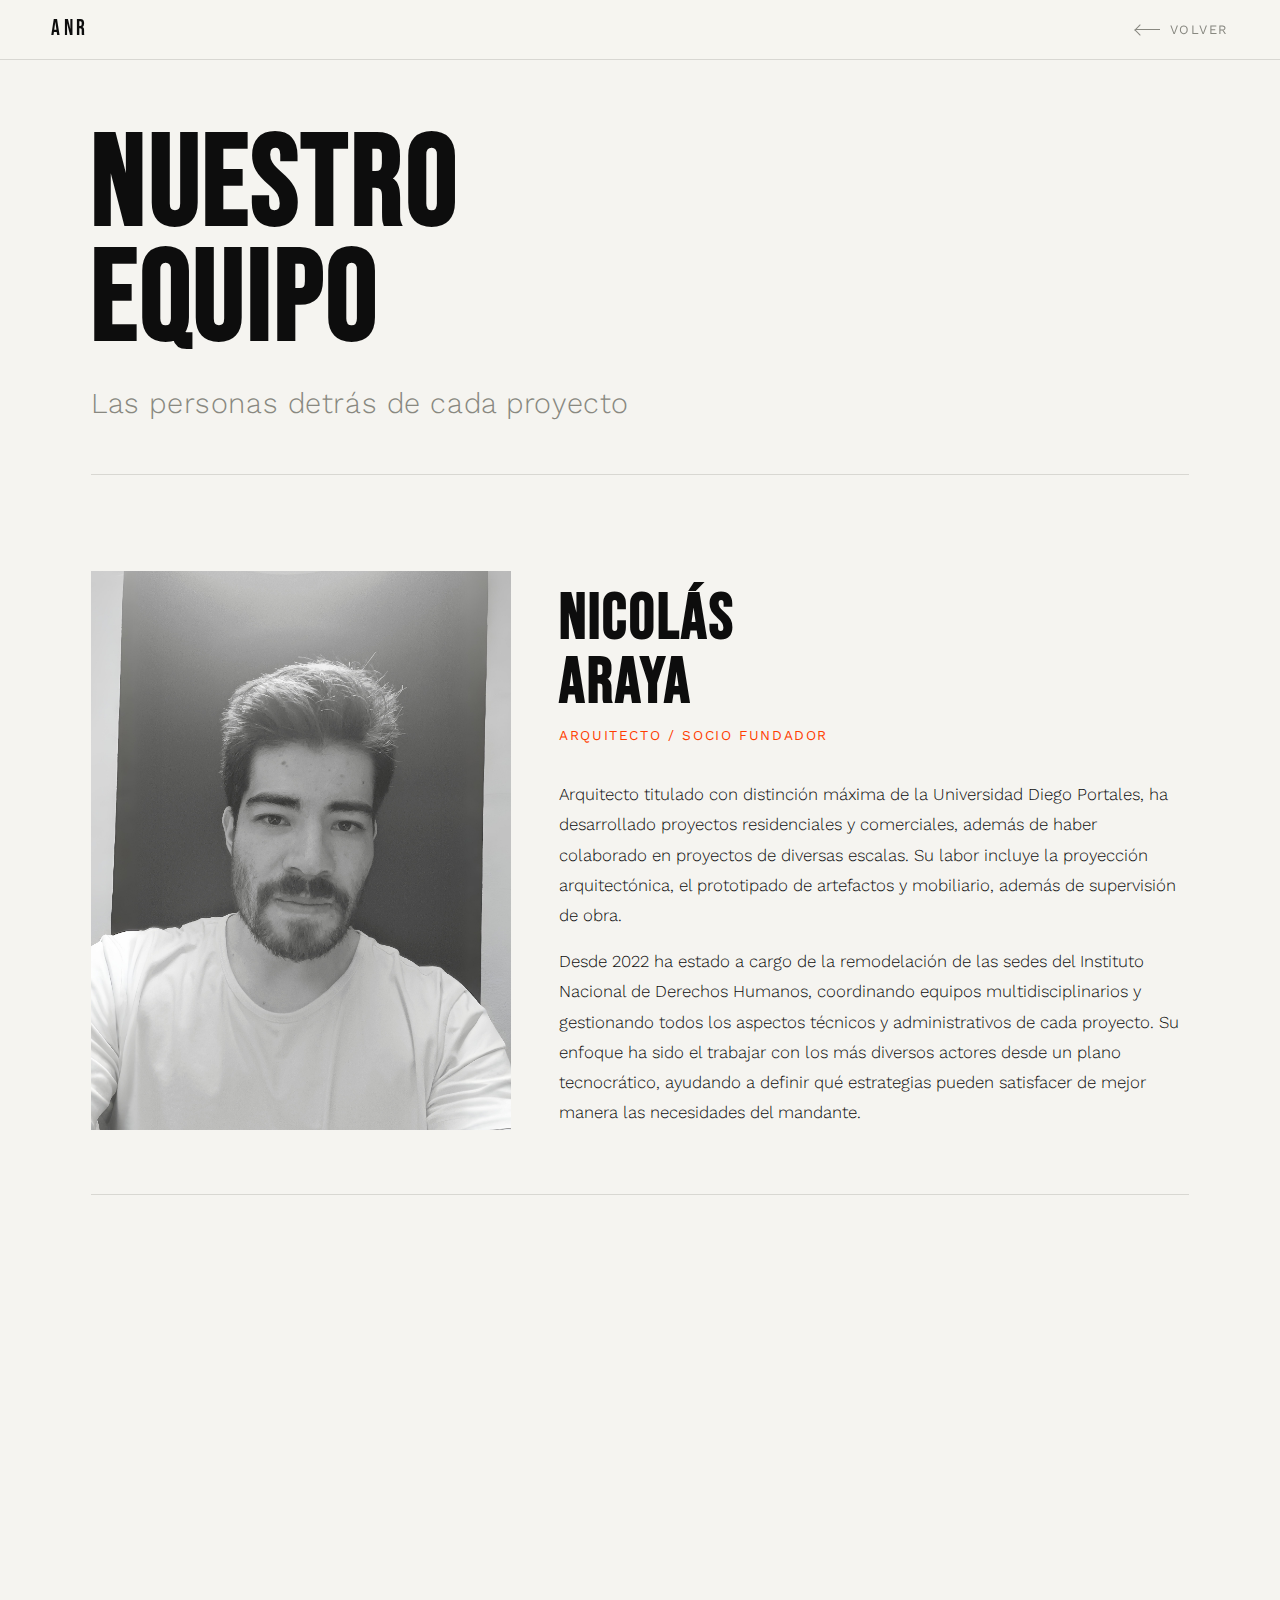
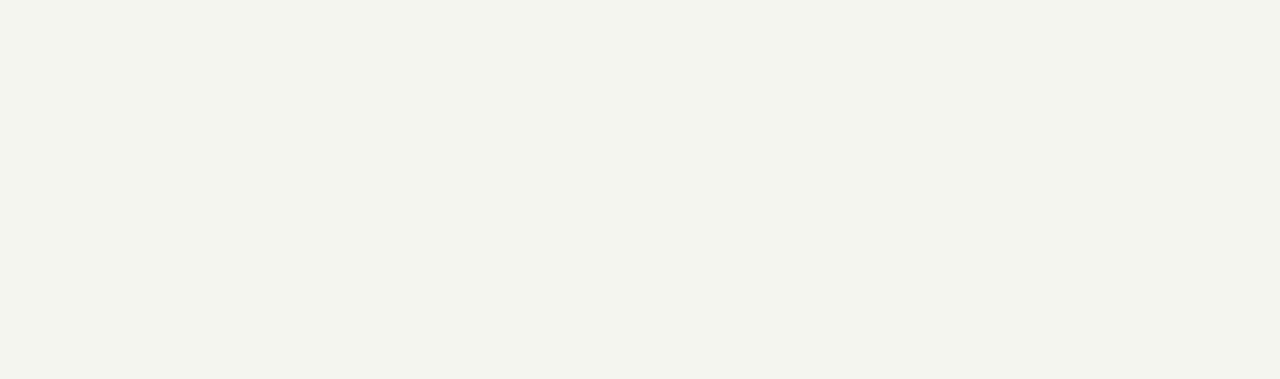
<file: equipo.html>
<!DOCTYPE html>
<html lang="es">
<head>
    <meta charset="UTF-8">
    <meta name="viewport" content="width=device-width, initial-scale=1.0">
    <title>Equipo — ANR Arquitectos</title>
    <link rel="stylesheet" href="style.css">
    <link rel="preconnect" href="https://fonts.googleapis.com">
    <link rel="preconnect" href="https://fonts.gstatic.com" crossorigin>
    <link href="https://fonts.googleapis.com/css2?family=Bebas+Neue&family=Work+Sans:ital,wght@0,200;0,300;0,400;0,600;1,200;1,300&display=swap" rel="stylesheet">
    <style>
        :root {
            --color-bg:     #F5F4F0;
            --color-text:   #0D0D0D;
            --color-muted:  #888880;
            --color-line:   #D8D7D2;
            --color-accent: #FF3D00;
            --font-display: 'Bebas Neue', sans-serif;
            --font-body:    'Work Sans', sans-serif;
            --max-w:        1200px;
            --gutter:       clamp(1.5rem, 4vw, 5rem);
        }
        * { margin: 0; padding: 0; box-sizing: border-box; }
        html { scroll-behavior: smooth; }
        body { font-family: var(--font-body); background: var(--color-bg); color: var(--color-text); font-weight: 300; -webkit-font-smoothing: antialiased; line-height: 1.8; }
        a { color: inherit; text-decoration: none; }
        
        .project-header { position: fixed; top: 0; left: 0; right: 0; z-index: 100; height: 60px; display: flex; align-items: center; justify-content: space-between; padding: 0 var(--gutter); background: rgba(245,244,240,0.92); backdrop-filter: blur(12px); border-bottom: 1px solid var(--color-line); }
        .header-logo { font-family: var(--font-display); font-size: 1.4rem; letter-spacing: 0.15em; color: var(--color-text); text-decoration: none; transition: color 0.2s; }
        .header-logo:hover { color: var(--color-accent); }
        .header-back { display: flex; align-items: center; gap: 0.6rem; font-size: 0.8rem; font-weight: 400; letter-spacing: 0.12em; text-transform: uppercase; color: var(--color-muted); transition: color 0.2s; }
        .header-back:hover { color: var(--color-text); }
        .back-arrow { width: 24px; height: 1px; background: currentColor; position: relative; transition: width 0.3s; }
        .back-arrow::before { content: ''; position: absolute; left: 0; top: -3px; width: 7px; height: 7px; border-left: 1px solid currentColor; border-bottom: 1px solid currentColor; transform: rotate(45deg); }
        .header-back:hover .back-arrow { width: 36px; }
        
        .team-container { max-width: var(--max-w); margin: 0 auto; padding: clamp(5rem,10vw,8rem) var(--gutter) clamp(4rem,8vw,6rem); }
        
        .team-header { margin-bottom: clamp(4rem,8vw,6rem); border-bottom: 1px solid var(--color-line); padding-bottom: 3rem; }
        .team-title { font-family: var(--font-display); font-size: clamp(4rem,10vw,8rem); line-height: 0.9; letter-spacing: 0.02em; margin-bottom: 1.5rem; }
        .team-subtitle { font-size: clamp(1.2rem,2.5vw,1.8rem); color: var(--color-muted); font-weight: 300; letter-spacing: 0.02em; line-height: 1.5; }
        
        .team-member { display: grid; grid-template-columns: 1fr 1.5fr; gap: 3rem; align-items: start; margin-bottom: 4rem; padding-bottom: 4rem; border-bottom: 1px solid var(--color-line); }
        .team-member:last-child { border-bottom: none; margin-bottom: 0; }
        
        .member-photo { aspect-ratio: 3/4; background: var(--color-line); overflow: hidden; position: relative; }
        .member-photo img { width: 100%; height: 100%; object-fit: cover; }
        .photo-placeholder { width: 100%; height: 100%; display: flex; align-items: center; justify-content: center; font-size: 0.75rem; color: var(--color-muted); letter-spacing: 0.1em; text-transform: uppercase; }
        
        .member-info { padding-top: 1rem; }
        .member-name { font-family: var(--font-display); font-size: clamp(2.5rem,5vw,4rem); line-height: 1; letter-spacing: 0.03em; margin-bottom: 0.5rem; }
        .member-role { font-size: 0.85rem; font-weight: 400; letter-spacing: 0.12em; text-transform: uppercase; color: var(--color-accent); margin-bottom: 2rem; }
        .member-bio { font-size: 1.05rem; line-height: 1.8; font-weight: 300; }
        .member-bio p { margin-bottom: 1rem; }
        .member-bio p:last-child { margin-bottom: 0; }
        
        .reveal { opacity: 0; transform: translateY(24px); transition: opacity 0.7s ease, transform 0.7s ease; }
        .reveal.visible { opacity: 1; transform: translateY(0); }
        
        @media (max-width: 900px) {
            .team-member { grid-template-columns: 1fr; gap: 2rem; }
            .member-photo { max-width: 350px; margin: 0 auto; }
        }
    </style>
</head>
<body>
    <header class="project-header">
        <a href="index.html" class="header-logo">ANR</a>
        <a href="nosotros.html" class="header-back">
            <span class="back-arrow"></span>
            <span>Volver</span>
        </a>
    </header>

    <main class="team-container">
        
        <div class="team-header reveal">
            <h1 class="team-title">Nuestro<br>Equipo</h1>
            <p class="team-subtitle">Las personas detrás de cada proyecto</p>
        </div>

        <!-- Nicolás Araya -->
        <div class="team-member reveal">
            <div class="member-photo">
                <img src="images/equipo1.jpg" alt="Nicolás Araya">
            </div>
            <div class="member-info">
                <h2 class="member-name">Nicolás<br>Araya</h2>
                <p class="member-role">Arquitecto / Socio fundador</p>
                <div class="member-bio">
                    <p>Arquitecto titulado con distinción máxima de la Universidad Diego Portales, ha desarrollado proyectos residenciales y comerciales, además de haber colaborado en proyectos de diversas escalas. Su labor incluye la proyección arquitectónica, el prototipado de artefactos y mobiliario, además de supervisión de obra.</p>
                    <p>Desde 2022 ha estado a cargo de la remodelación de las sedes del Instituto Nacional de Derechos Humanos, coordinando equipos multidisciplinarios y gestionando todos los aspectos técnicos y administrativos de cada proyecto. Su enfoque ha sido el trabajar con los más diversos actores desde un plano tecnocrático, ayudando a definir qué estrategias pueden satisfacer de mejor manera las necesidades del mandante.</p>
                    
                </div>
            </div>
        </div>

        <!-- Miembro 2 -->
        <div class="team-member reveal">
            <div class="member-photo">
                <div class="photo-placeholder">Foto por agregar</div>
                <!-- <img src="images/team-member-2.jpg" alt="Nombre del arquitecto"> -->
            </div>
            <div class="member-info">
                <h2 class="member-name">Nombre Apellido</h2>
                <p class="member-role">Arquitecto / Socio fundador</p>
                <div class="member-bio">
                    <p>Arquitecto titulado de [Universidad], especializado en [área de especialización].</p>
                    <p>Con experiencia en [tipo de proyectos], ha liderado [proyectos o logros destacados].</p>
                    <p>Descripción adicional sobre trayectoria, áreas de interés o enfoque de trabajo.</p>
                </div>
            </div>
        </div>

    </main>

    <script>
        const reveals = document.querySelectorAll('.reveal');
        const observer = new IntersectionObserver((entries) => {
            entries.forEach((entry, i) => {
                if (entry.isIntersecting) {
                    setTimeout(() => entry.target.classList.add('visible'), i * 100);
                    observer.unobserve(entry.target);
                }
            });
        }, { threshold: 0.1 });
        reveals.forEach(el => observer.observe(el));
    </script>
</body>
</html>
</file>
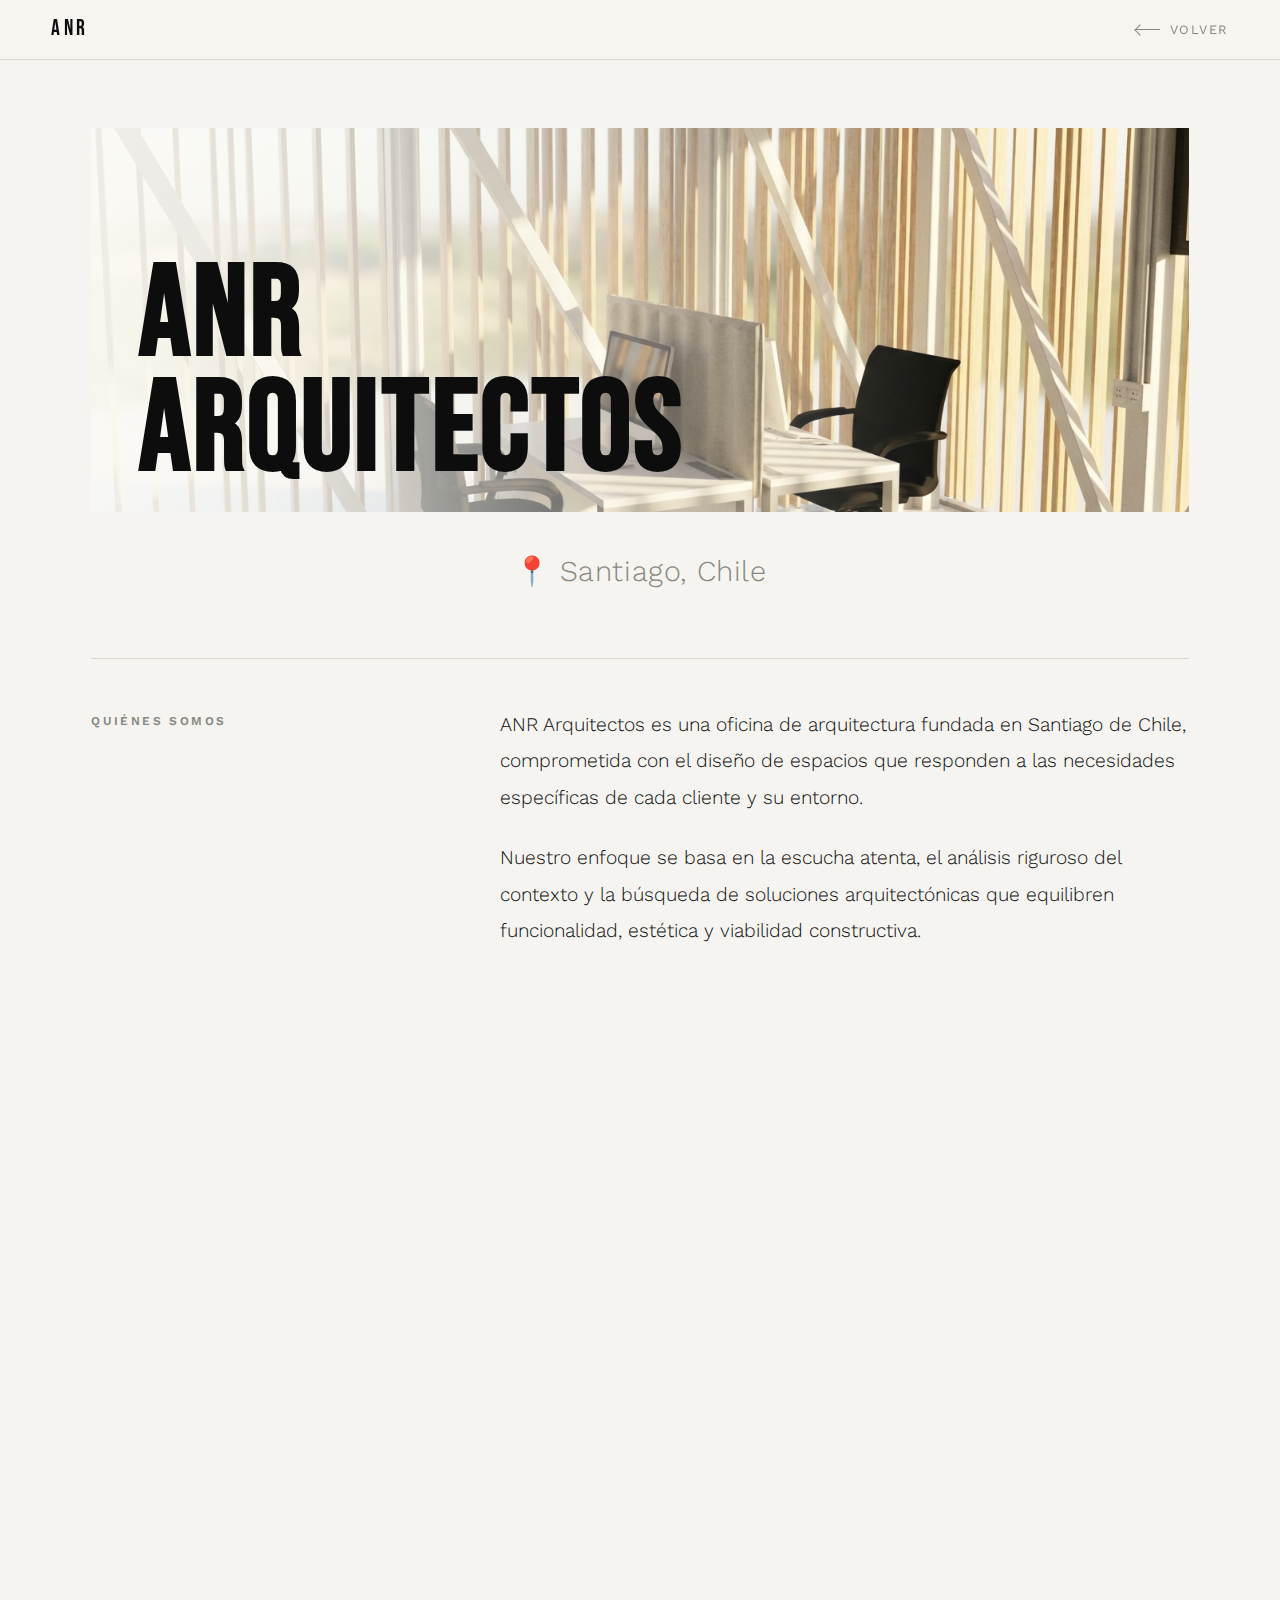
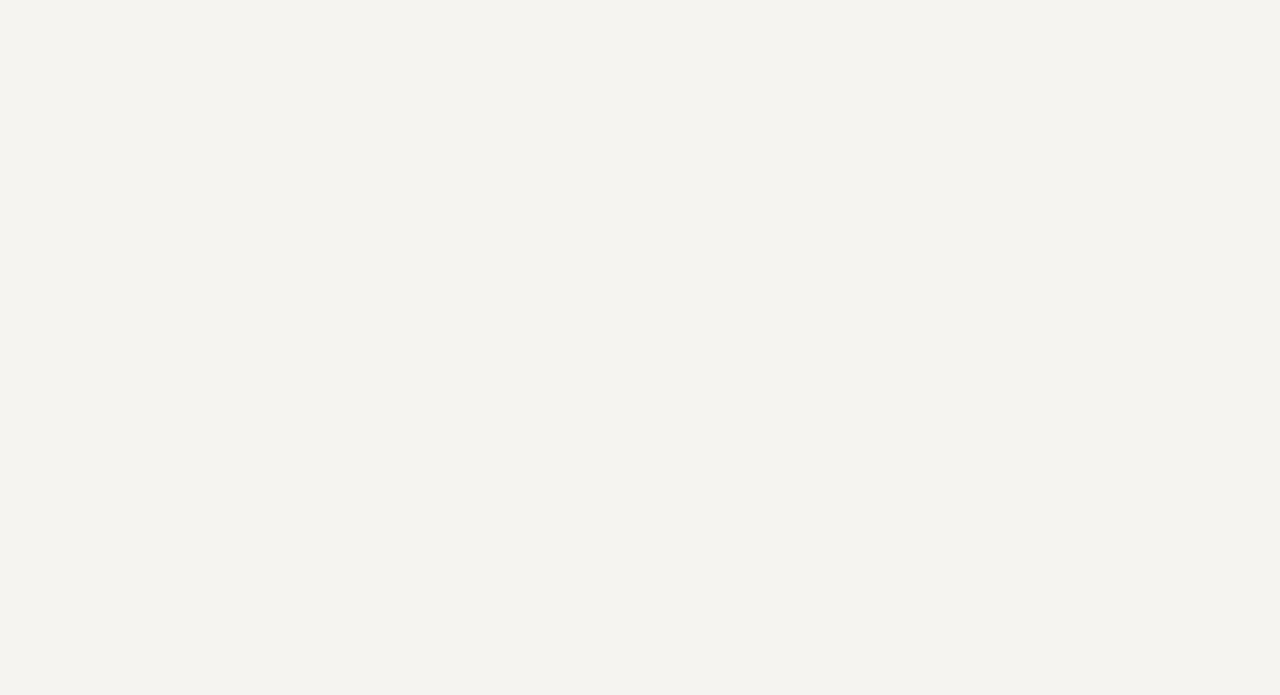
<file: nosotros.html>
<!DOCTYPE html>
<html lang="es">
<head>
    <meta charset="UTF-8">
    <meta name="viewport" content="width=device-width, initial-scale=1.0">
    <title>Nosotros — ANR Arquitectos</title>
    <link rel="stylesheet" href="style.css">
    <link rel="preconnect" href="https://fonts.googleapis.com">
    <link rel="preconnect" href="https://fonts.gstatic.com" crossorigin>
    <link href="https://fonts.googleapis.com/css2?family=Bebas+Neue&family=Work+Sans:ital,wght@0,200;0,300;0,400;0,600;1,200;1,300&display=swap" rel="stylesheet">
    <style>
        :root {
            --color-bg:     #F5F4F0;
            --color-text:   #0D0D0D;
            --color-muted:  #888880;
            --color-line:   #D8D7D2;
            --color-accent: #FF3D00;
            --font-display: 'Bebas Neue', sans-serif;
            --font-body:    'Work Sans', sans-serif;
            --max-w:        1200px;
            --gutter:       clamp(1.5rem, 4vw, 5rem);
        }
        * { margin: 0; padding: 0; box-sizing: border-box; }
        html { scroll-behavior: smooth; }
        body { font-family: var(--font-body); background: var(--color-bg); color: var(--color-text); font-weight: 300; -webkit-font-smoothing: antialiased; line-height: 1.8; }
        a { color: inherit; text-decoration: none; }
        
        .project-header { position: fixed; top: 0; left: 0; right: 0; z-index: 100; height: 60px; display: flex; align-items: center; justify-content: space-between; padding: 0 var(--gutter); background: rgba(245,244,240,0.92); backdrop-filter: blur(12px); border-bottom: 1px solid var(--color-line); }
        .header-logo { font-family: var(--font-display); font-size: 1.4rem; letter-spacing: 0.15em; color: var(--color-text); text-decoration: none; transition: color 0.2s; }
        .header-logo:hover { color: var(--color-accent); }
        .header-back { display: flex; align-items: center; gap: 0.6rem; font-size: 0.8rem; font-weight: 400; letter-spacing: 0.12em; text-transform: uppercase; color: var(--color-muted); transition: color 0.2s; }
        .header-back:hover { color: var(--color-text); }
        .back-arrow { width: 24px; height: 1px; background: currentColor; position: relative; transition: width 0.3s; }
        .back-arrow::before { content: ''; position: absolute; left: 0; top: -3px; width: 7px; height: 7px; border-left: 1px solid currentColor; border-bottom: 1px solid currentColor; transform: rotate(45deg); }
        .header-back:hover .back-arrow { width: 36px; }
        
        .about-container { max-width: var(--max-w); margin: 0 auto; padding: clamp(5rem,10vw,8rem) var(--gutter) clamp(4rem,8vw,6rem); }
        
        .about-header {
            position: relative;
            height: clamp(220px, 30vw, 420px);
            margin-bottom: 0;
            padding: clamp(2rem,4vw,3rem) clamp(2rem,4vw,3rem) clamp(1rem,2vw,1.5rem);
            overflow: hidden;
        }

        .about-header::before {
            content: "";
            position: absolute;
            inset: 0;
            background:
                linear-gradient(
                    to right,
                    rgba(245,244,240,0.92) 0%,
                    rgba(245,244,240,0.80) 18%,
                    rgba(245,244,240,0.55) 38%,
                    rgba(245,244,240,0.25) 60%,
                    rgba(245,244,240,0.08) 78%,
                    rgba(245,244,240,0.00) 100%
                ),
                url("images/n1.jpg");
            background-size: cover;
            background-position: center;
            background-repeat: no-repeat;
            background-attachment: fixed;
            filter: contrast(1.05) saturate(0.9);
            z-index: -1;
        }

        .about-title {
            font-family: var(--font-display);
            font-size: clamp(4rem,10vw,8rem);
            line-height: 0.9;
            letter-spacing: 0.02em;
            margin: 0;
            position: absolute;
            bottom: clamp(1rem,2vw,1.5rem);
            left: clamp(2rem,4vw,3rem);
            z-index: 2;
        }

        .about-subtitle {
            font-size: clamp(1.2rem,2.5vw,1.8rem);
            color: var(--color-muted);
            font-weight: 300;
            letter-spacing: 0.02em;
            line-height: 1.5;
            text-align: center;
            margin-top: clamp(1.5rem,3vw,2.5rem);
            margin-bottom: clamp(2.5rem,5vw,4rem);
            padding: 0 var(--gutter);
        }
        
        .about-content {
            display: grid;
            grid-template-columns: 1fr 2fr;
            gap: 4rem;
            border-top: 1px solid var(--color-line);
            padding-top: clamp(2rem,4vw,3rem);
            margin-bottom: clamp(3rem,6vw,5rem);
        }

        .content-label { font-size: 0.75rem; font-weight: 600; letter-spacing: 0.2em; text-transform: uppercase; color: var(--color-muted); padding-top: 0.3rem; }
        .content-text { font-size: clamp(1.05rem,1.5vw,1.2rem); line-height: 1.9; font-weight: 300; }
        .content-text p { margin-bottom: 1.5rem; }
        .content-text p:last-child { margin-bottom: 0; }
        
        .specialties { margin: 3rem 0; }
        .specialties-list { list-style: none; display: grid; gap: 1rem; }
        .specialty-item { padding-left: 1.5rem; position: relative; }
        .specialty-item::before { content: '—'; position: absolute; left: 0; color: var(--color-accent); }
        
        .team-button-container { text-align: center; padding: clamp(3rem,6vw,5rem) 0; }
        .team-button { display: inline-block; padding: 0.8rem 2.5rem; border: 1px solid var(--color-text); font-size: 0.85rem; font-weight: 400; letter-spacing: 0.12em; text-transform: uppercase; color: var(--color-text); transition: all 0.3s; }
        .team-button:hover { background: var(--color-text); color: var(--color-bg); }
        
        .reveal { opacity: 0; transform: translateY(24px); transition: opacity 0.7s ease, transform 0.7s ease; }
        .reveal.visible { opacity: 1; transform: translateY(0); }
        
        @media (max-width: 900px) {
            .about-content { grid-template-columns: 1fr; gap: 1rem; }
            .content-label { margin-bottom: 0.5rem; }
        }
    </style>
</head>
<body>
    <header class="project-header">
        <a href="index.html" class="header-logo">ANR</a>
        <a href="index.html" class="header-back">
            <span class="back-arrow"></span>
            <span>Volver</span>
        </a>
    </header>

    <main class="about-container">
        
        <!-- Imagen con título encima -->
        <div class="about-header reveal">
            <h1 class="about-title">ANR<br>Arquitectos</h1>
        </div>

        <!-- Subtítulo ABAJO de la imagen -->
        <p class="about-subtitle reveal">📍 Santiago, Chile</p>

        <div class="about-content reveal">
            <div class="content-label">Quiénes somos</div>
            <div class="content-text">
                <p>ANR Arquitectos es una oficina de arquitectura fundada en Santiago de Chile, comprometida con el diseño de espacios que responden a las necesidades específicas de cada cliente y su entorno.</p>
                
                <p>Nuestro enfoque se basa en la escucha atenta, el análisis riguroso del contexto y la búsqueda de soluciones arquitectónicas que equilibren funcionalidad, estética y viabilidad constructiva.</p>
            </div>
        </div>

        <div class="about-content reveal">
            <div class="content-label">Especialidades</div>
            <div class="content-text">
                <p>Nos especializamos en proyectos que requieren atención al detalle y adaptabilidad a contextos específicos:</p>
                
                <div class="specialties">
                    <ul class="specialties-list">
                        <li class="specialty-item">Arquitectura residencial y segundas viviendas</li>
                        <li class="specialty-item">Oficinas y espacios de trabajo</li>
                        <li class="specialty-item">Proyectos comerciales</li>
                        <li class="specialty-item">Remodelaciones y ampliaciones</li>
                    </ul>
                </div>

                <p>Cada proyecto es una oportunidad para explorar soluciones innovadoras que mejoren la calidad de vida de sus usuarios, respetando el entorno y optimizando los recursos disponibles.</p>
            </div>
        </div>

        <div class="about-content reveal">
            <div class="content-label">Filosofía</div>
            <div class="content-text">
                <p>Creemos en una arquitectura honesta, que dialoga con su contexto y que pone en valor tanto la materialidad como la experiencia espacial. Nos adaptamos a las necesidades de cada cliente sin perder de vista la coherencia conceptual y constructiva del proyecto.</p>
                
                <p>Trabajamos de manera cercana y transparente, involucrándonos en cada etapa del proceso: desde el diseño inicial hasta la materialización de la obra.</p>
            </div>
        </div>

        <div class="team-button-container reveal">
            <a href="equipo.html" class="team-button">Nuestro equipo</a>
        </div>

    </main>

    <script>
        const reveals = document.querySelectorAll('.reveal');
        const observer = new IntersectionObserver((entries) => {
            entries.forEach((entry, i) => {
                if (entry.isIntersecting) {
                    setTimeout(() => entry.target.classList.add('visible'), i * 100);
                    observer.unobserve(entry.target);
                }
            });
        }, { threshold: 0.1 });
        reveals.forEach(el => observer.observe(el));
    </script>
</body>
</html>
</file>
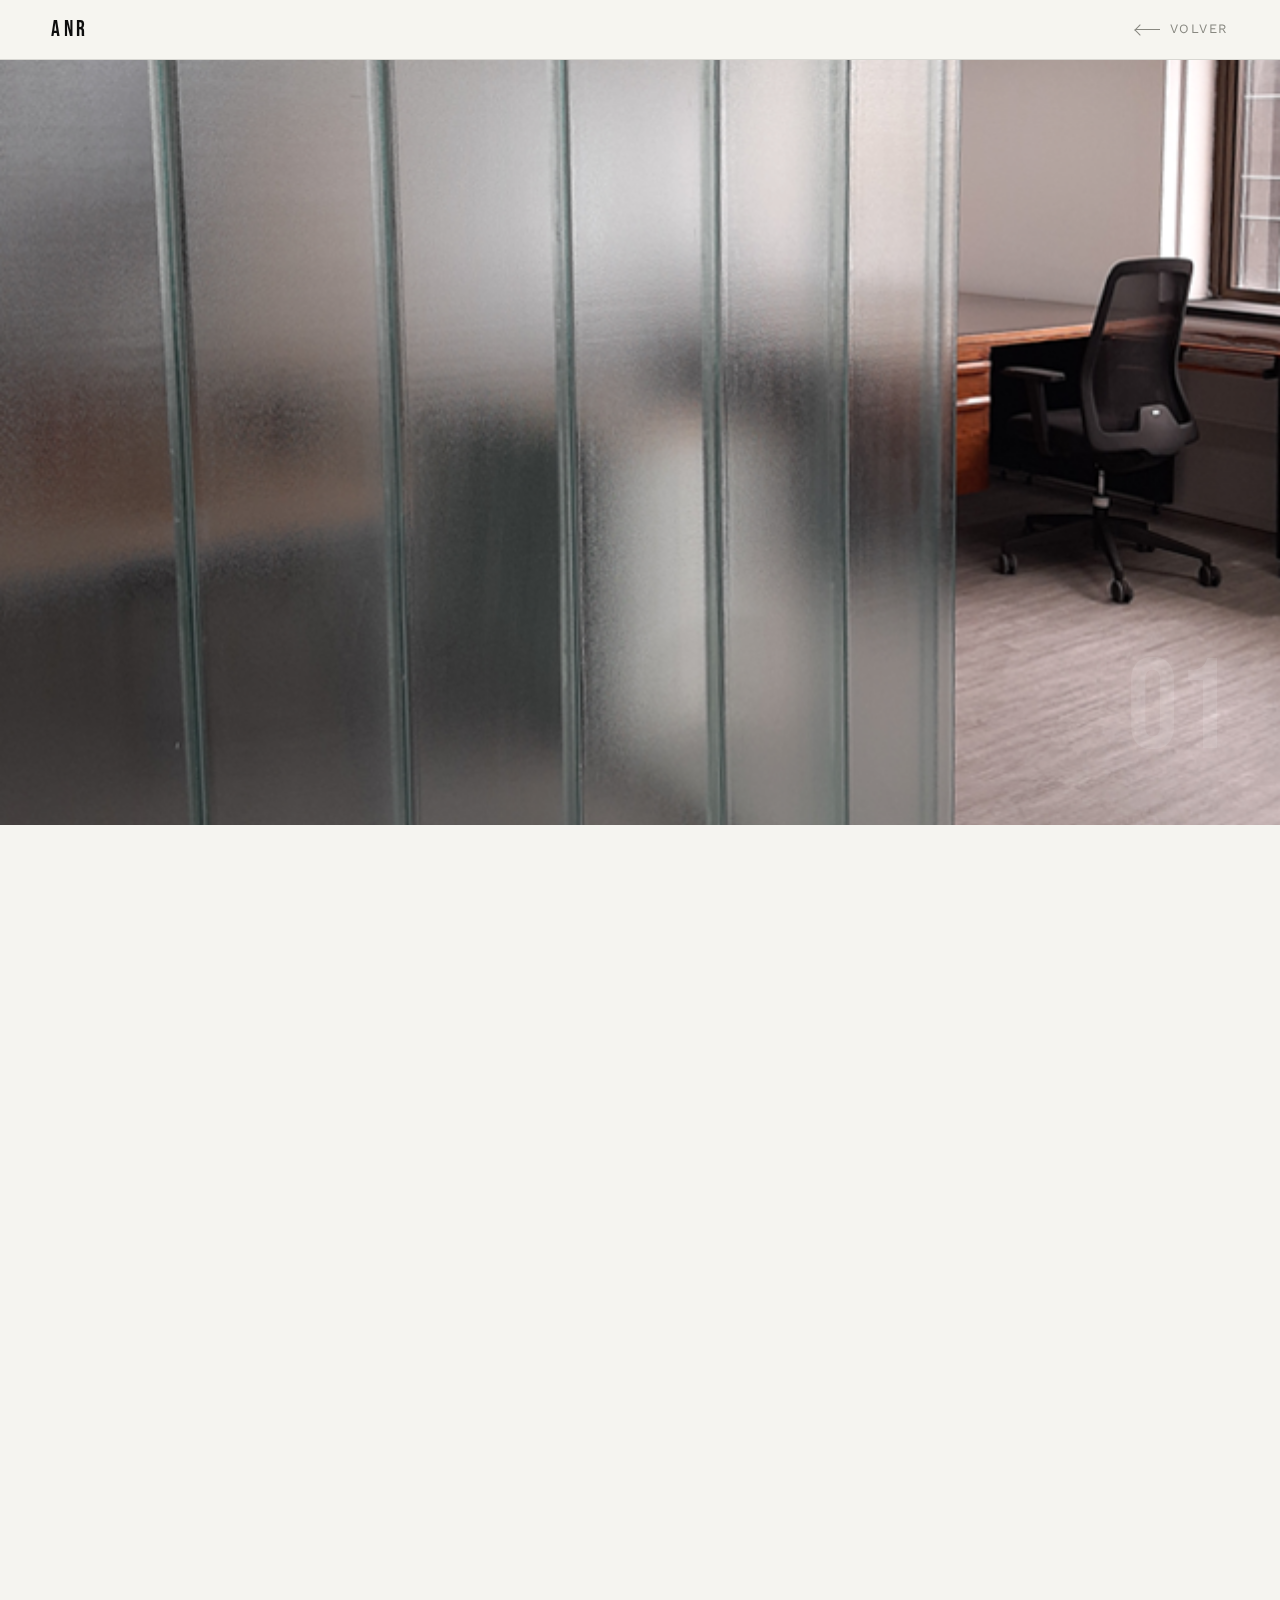
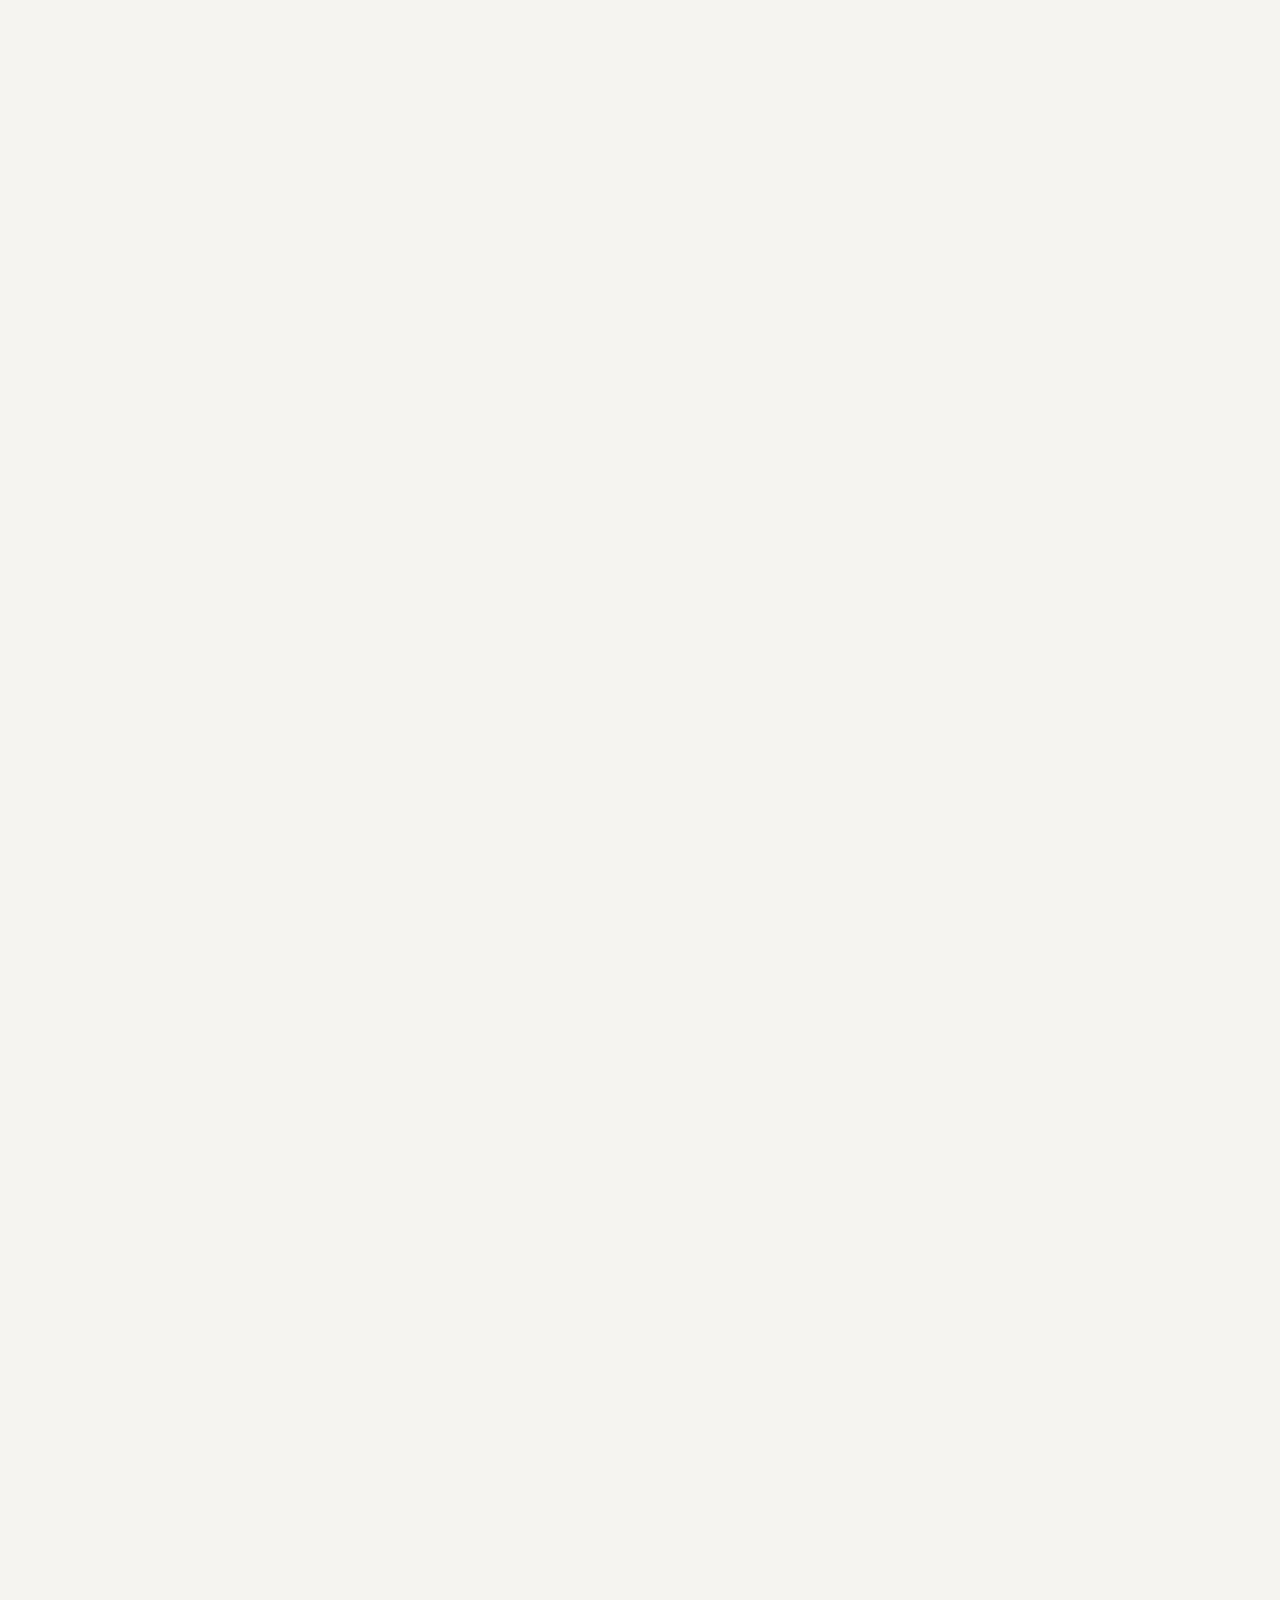
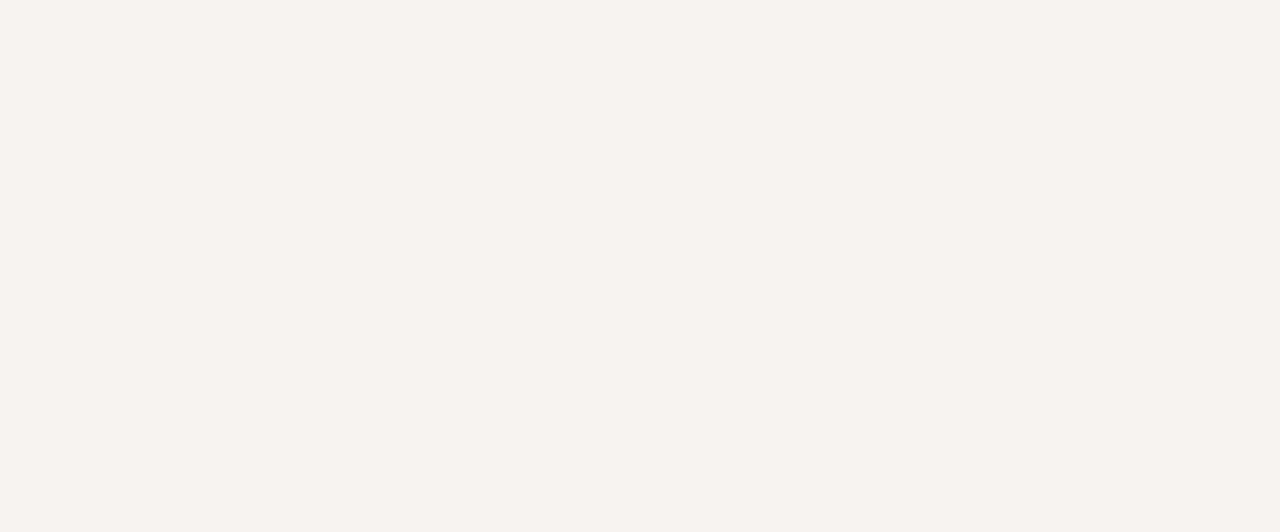
<file: proyecto-1.html>
<!DOCTYPE html>
<html lang="es">
<head>
    <meta charset="UTF-8">
    <meta name="viewport" content="width=device-width, initial-scale=1.0">
    <title>INDH Sede Valparaíso — ANR Arquitectos</title>
    <link rel="stylesheet" href="style.css">
    <link rel="preconnect" href="https://fonts.googleapis.com">
    <link rel="preconnect" href="https://fonts.gstatic.com" crossorigin>
    <link href="https://fonts.googleapis.com/css2?family=Bebas+Neue&family=Work+Sans:ital,wght@0,200;0,300;0,400;0,600;1,200;1,300&display=swap" rel="stylesheet">
    <style>
        :root {
            --color-bg:     #F5F4F0;
            --color-text:   #0D0D0D;
            --color-muted:  #888880;
            --color-line:   #D8D7D2;
            --color-accent: #FF3D00;
            --font-display: 'Bebas Neue', sans-serif;
            --font-body:    'Work Sans', sans-serif;
            --max-w:        1400px;
            --gutter:       clamp(1.5rem, 4vw, 5rem);
        }
        * { margin: 0; padding: 0; box-sizing: border-box; }
        html { scroll-behavior: smooth; }
        body { font-family: var(--font-body); background: var(--color-bg); color: var(--color-text); font-weight: 300; -webkit-font-smoothing: antialiased; }
        a { color: inherit; text-decoration: none; }
        .project-header { position: fixed; top: 0; left: 0; right: 0; z-index: 100; height: 60px; display: flex; align-items: center; justify-content: space-between; padding: 0 var(--gutter); background: rgba(245,244,240,0.92); backdrop-filter: blur(12px); border-bottom: 1px solid var(--color-line); }
        .header-logo { font-family: var(--font-display); font-size: 1.4rem; letter-spacing: 0.15em; }
        .header-back { display: flex; align-items: center; gap: 0.6rem; font-size: 0.8rem; font-weight: 400; letter-spacing: 0.12em; text-transform: uppercase; color: var(--color-muted); transition: color 0.2s; }
        .header-back:hover { color: var(--color-text); }
        .back-arrow { width: 24px; height: 1px; background: currentColor; position: relative; transition: width 0.3s; }
        .back-arrow::before { content: ''; position: absolute; left: 0; top: -3px; width: 7px; height: 7px; border-left: 1px solid currentColor; border-bottom: 1px solid currentColor; transform: rotate(45deg); }
        .header-back:hover .back-arrow { width: 36px; }
        .project-hero { margin-top: 60px; width: 100%; height: 85vh; overflow: hidden; position: relative; }
        .project-hero img { width: 100%; height: 100%; object-fit: cover; object-position: center; animation: heroReveal 1.2s cubic-bezier(0.4,0,0.2,1) forwards; }
        @keyframes heroReveal { from { transform: scale(1.08); opacity: 0; } to { transform: scale(1); opacity: 1; } }
        .project-number { position: absolute; bottom: var(--gutter); right: var(--gutter); font-family: var(--font-display); font-size: clamp(4rem,10vw,8rem); color: rgba(255,255,255,0.12); line-height: 1; pointer-events: none; }
        .project-body { max-width: var(--max-w); margin: 0 auto; padding: clamp(3rem,6vw,7rem) var(--gutter); }
        .project-top { display: grid; grid-template-columns: 1fr auto; gap: 4rem; align-items: start; padding-bottom: clamp(3rem,5vw,5rem); border-bottom: 1px solid var(--color-line); margin-bottom: clamp(3rem,5vw,5rem); }
        .project-index { font-size: 0.75rem; font-weight: 400; letter-spacing: 0.2em; text-transform: uppercase; color: var(--color-accent); margin-bottom: 1.2rem; display: flex; align-items: center; gap: 1rem; }
        .project-index::after { content: ''; display: block; width: 40px; height: 1px; background: var(--color-accent); }
        .project-title { font-family: var(--font-display); font-size: clamp(3.5rem,8vw,7rem); line-height: 0.92; letter-spacing: 0.02em; margin-bottom: 2rem; }
        .project-category-tag { display: inline-block; padding: 0.4rem 1rem; border: 1px solid var(--color-text); font-size: 0.8rem; font-weight: 400; letter-spacing: 0.12em; text-transform: uppercase; }
        .project-specs { display: grid; grid-template-columns: 1fr; gap: 0; min-width: 220px; }
        .spec-item { padding: 1.2rem 0; border-bottom: 1px solid var(--color-line); }
        .spec-item:first-child { border-top: 1px solid var(--color-line); }
        .spec-label { font-size: 0.7rem; font-weight: 600; letter-spacing: 0.2em; text-transform: uppercase; color: var(--color-muted); margin-bottom: 0.4rem; }
        .spec-value { font-size: 1rem; font-weight: 300; color: var(--color-text); }
        .project-description { display: grid; grid-template-columns: 1fr 2fr; gap: 4rem; margin-bottom: clamp(3rem,6vw,6rem); }
        .description-label { font-size: 0.75rem; font-weight: 600; letter-spacing: 0.2em; text-transform: uppercase; color: var(--color-muted); padding-top: 0.3rem; }
        .description-text { font-size: clamp(1.05rem,1.5vw,1.25rem); line-height: 1.8; font-weight: 300; font-style: italic; }
        .project-gallery { margin-bottom: clamp(3rem,6vw,6rem); }
        .gallery-label { font-size: 0.75rem; font-weight: 600; letter-spacing: 0.2em; text-transform: uppercase; color: var(--color-muted); margin-bottom: 2rem; display: flex; align-items: center; gap: 1.5rem; }
        .gallery-label::after { content: ''; flex: 1; height: 1px; background: var(--color-line); }
        .gallery-img-wrapper { width: 100%; overflow: hidden; background: var(--color-line); position: relative; }
        .gallery-img-wrapper img { width: 100%; height: 100%; object-fit: cover; transition: transform 0.8s cubic-bezier(0.4,0,0.2,1); display: block; }
        .gallery-img-wrapper:hover img { transform: scale(1.04); }
        .img-caption { margin-top: 0.6rem; font-size: 0.75rem; color: var(--color-muted); letter-spacing: 0.05em; }
        .gallery-secondary-row { display: grid; grid-template-columns: 1fr 1fr; gap: 1.5rem; margin-top: 1.5rem; }
        .project-nav { display: grid; grid-template-columns: 1fr 1fr; border-top: 1px solid var(--color-line); margin-top: clamp(3rem,6vw,6rem); }
        .project-nav-item { padding: 2.5rem 0; transition: color 0.2s; }
        .project-nav-item:last-child { border-left: 1px solid var(--color-line); padding-left: 2.5rem; }
        .project-nav-item:hover { color: var(--color-accent); }
        .nav-direction { font-size: 0.7rem; font-weight: 600; letter-spacing: 0.2em; text-transform: uppercase; color: var(--color-muted); margin-bottom: 0.6rem; }
        .nav-project-name { font-family: var(--font-display); font-size: clamp(1.5rem,3vw,2.2rem); letter-spacing: 0.05em; line-height: 1; }
        .reveal { opacity: 0; transform: translateY(24px); transition: opacity 0.7s ease, transform 0.7s ease; }
        .reveal.visible { opacity: 1; transform: translateY(0); }
        @media (max-width: 900px) {
            .project-top { grid-template-columns: 1fr; gap: 2.5rem; }
            .project-specs { display: grid; grid-template-columns: repeat(2,1fr); gap: 0 2rem; }
            .spec-item:first-child { border-top: none; }
            .project-description { grid-template-columns: 1fr; gap: 1rem; }
        }
        @media (max-width: 600px) {
            .project-hero { height: 60vh; }
            .gallery-secondary-row { grid-template-columns: 1fr; }
            .project-nav { grid-template-columns: 1fr; }
            .project-nav-item:last-child { border-left: none; border-top: 1px solid var(--color-line); padding-left: 0; }
        }
    </style>
</head>
<body>
    <header class="project-header">
        <div class="header-logo">ANR</div>
        <a href="index.html" class="header-back">
            <span class="back-arrow"></span>
            <span>Volver</span>
        </a>
    </header>
    <section class="project-hero">
        <img src="images/INDH SEDE VALPARAÍSO.png" alt="INDH Sede Valparaíso">
        <div class="project-number">01</div>
    </section>
    <main class="project-body">
        <div class="project-top reveal">
            <div class="project-title-block">
                <div class="project-index">Proyecto</div>
                <h1 class="project-title">INDH<br>Sede Valparaíso</h1>
                <span class="project-category-tag">Institucional</span>
            </div>
            <div class="project-specs">
                <div class="spec-item"><div class="spec-label">Año</div><div class="spec-value">2023</div></div>
                <div class="spec-item"><div class="spec-label">Superficie</div><div class="spec-value">185m²</div></div>
                <div class="spec-item"><div class="spec-label">Ubicación</div><div class="spec-value">Valparaíso, Chile</div></div>
                <div class="spec-item"><div class="spec-label">Estado</div><div class="spec-value">Ejecutado</div></div>
                <div class="spec-item"><div class="spec-label">Mandante</div><div class="spec-value">Instituto Nacional de Derechos Humanos</div></div>
            </div>
        </div>
        <div class="project-description reveal">
            <div class="description-label">Descripción</div>
            <p class="description-text">La sede de Valparaíso del INDH nos presentó el desafío de maximizar la luminosidad en todos los recintos, logrando poner en valor las zonas de convivencia de la oficina. Esto se logró a partir de la completa reconfiguración del espacio, dejando una circulación perimetral y generando un núcleo permeable a la luz natural, donde las divisiones de vidrio tintado permiten la privacidad adecuada y un ambiente grato, cálido y luminoso en sectores interiores del recinto.</p>
        </div>
        <div class="project-gallery reveal">
            <div class="gallery-label">Imágenes</div>
            <div class="gallery-img-wrapper" style="aspect-ratio:16/7;">
                <img src="images/INDH SEDE VALPARAÍSO.png" alt="INDH Sede Valparaíso — Vista general">
            </div>
            <p class="img-caption">Vista general</p>
            <div class="gallery-secondary-row">
                <div>
                    <div class="gallery-img-wrapper" style="aspect-ratio:4/3;">
                        <img src="images/INDH SEDE VALPARAÍSO.png" alt="INDH Sede Valparaíso — Detalle 1">
                    </div>
                    <p class="img-caption">Por completar</p>
                </div>
                <div>
                    <div class="gallery-img-wrapper" style="aspect-ratio:4/3;">
                        <img src="images/INDH SEDE VALPARAÍSO.png" alt="INDH Sede Valparaíso — Detalle 2">
                    </div>
                    <p class="img-caption">Por completar</p>
                </div>
            </div>
            <div style="margin-top:1.5rem;">
                <div class="gallery-img-wrapper" style="aspect-ratio:21/9;">
                    <img src="images/INDH SEDE VALPARAÍSO.png" alt="INDH Sede Valparaíso — Vista panorámica">
                </div>
                <p class="img-caption">Vista panorámica</p>
            </div>
        </div>
        <nav class="project-nav reveal">
            <a class="project-nav-item" href="proyecto-8.html">
                <div class="nav-direction">← Anterior</div>
                <div class="nav-project-name">INDH Iquique</div>
            </a>
            <a class="project-nav-item" href="proyecto-2.html">
                <div class="nav-direction">Siguiente →</div>
                <div class="nav-project-name">Ampliación INDH</div>
            </a>
        </nav>
    </main>
    <script>
        const reveals = document.querySelectorAll('.reveal');
        const observer = new IntersectionObserver((entries) => {
            entries.forEach((entry, i) => {
                if (entry.isIntersecting) {
                    setTimeout(() => entry.target.classList.add('visible'), i * 100);
                    observer.unobserve(entry.target);
                }
            });
        }, { threshold: 0.1 });
        reveals.forEach(el => observer.observe(el));
    </script>
</body>
</html>
</file>
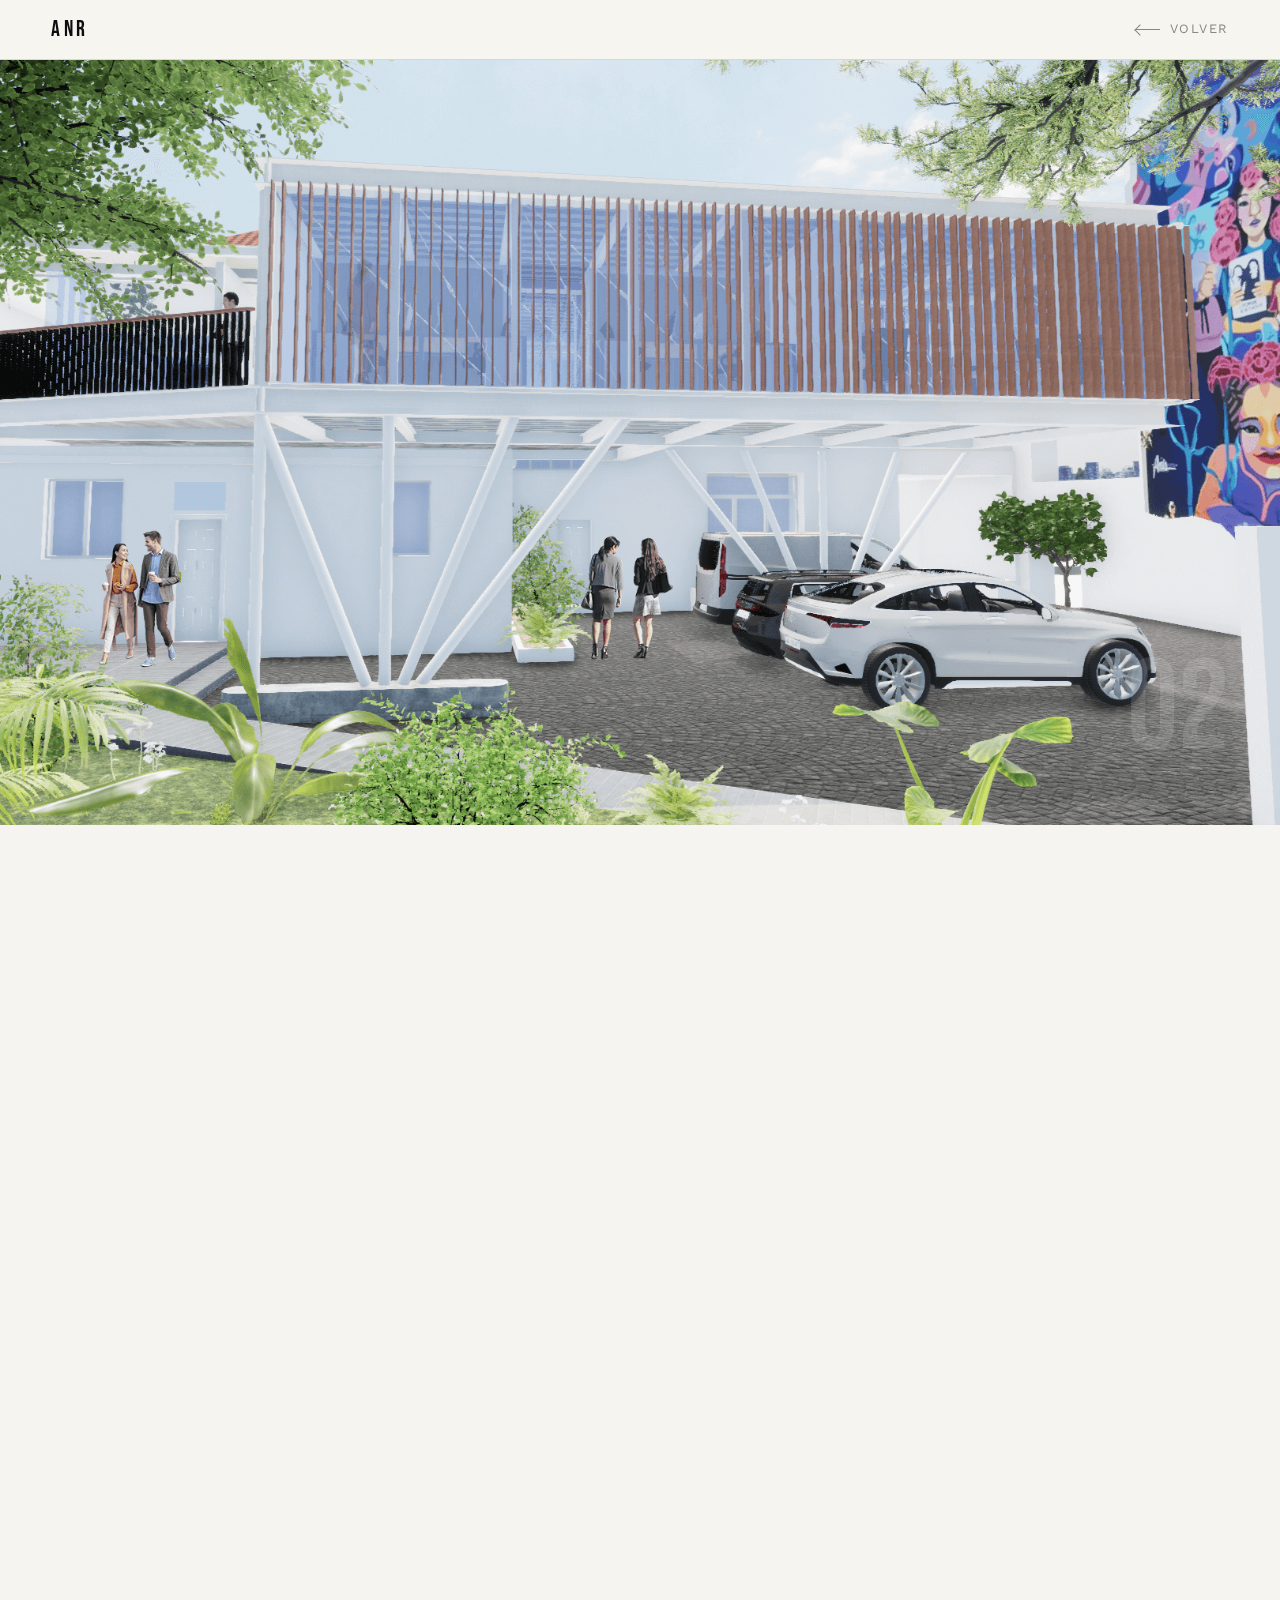
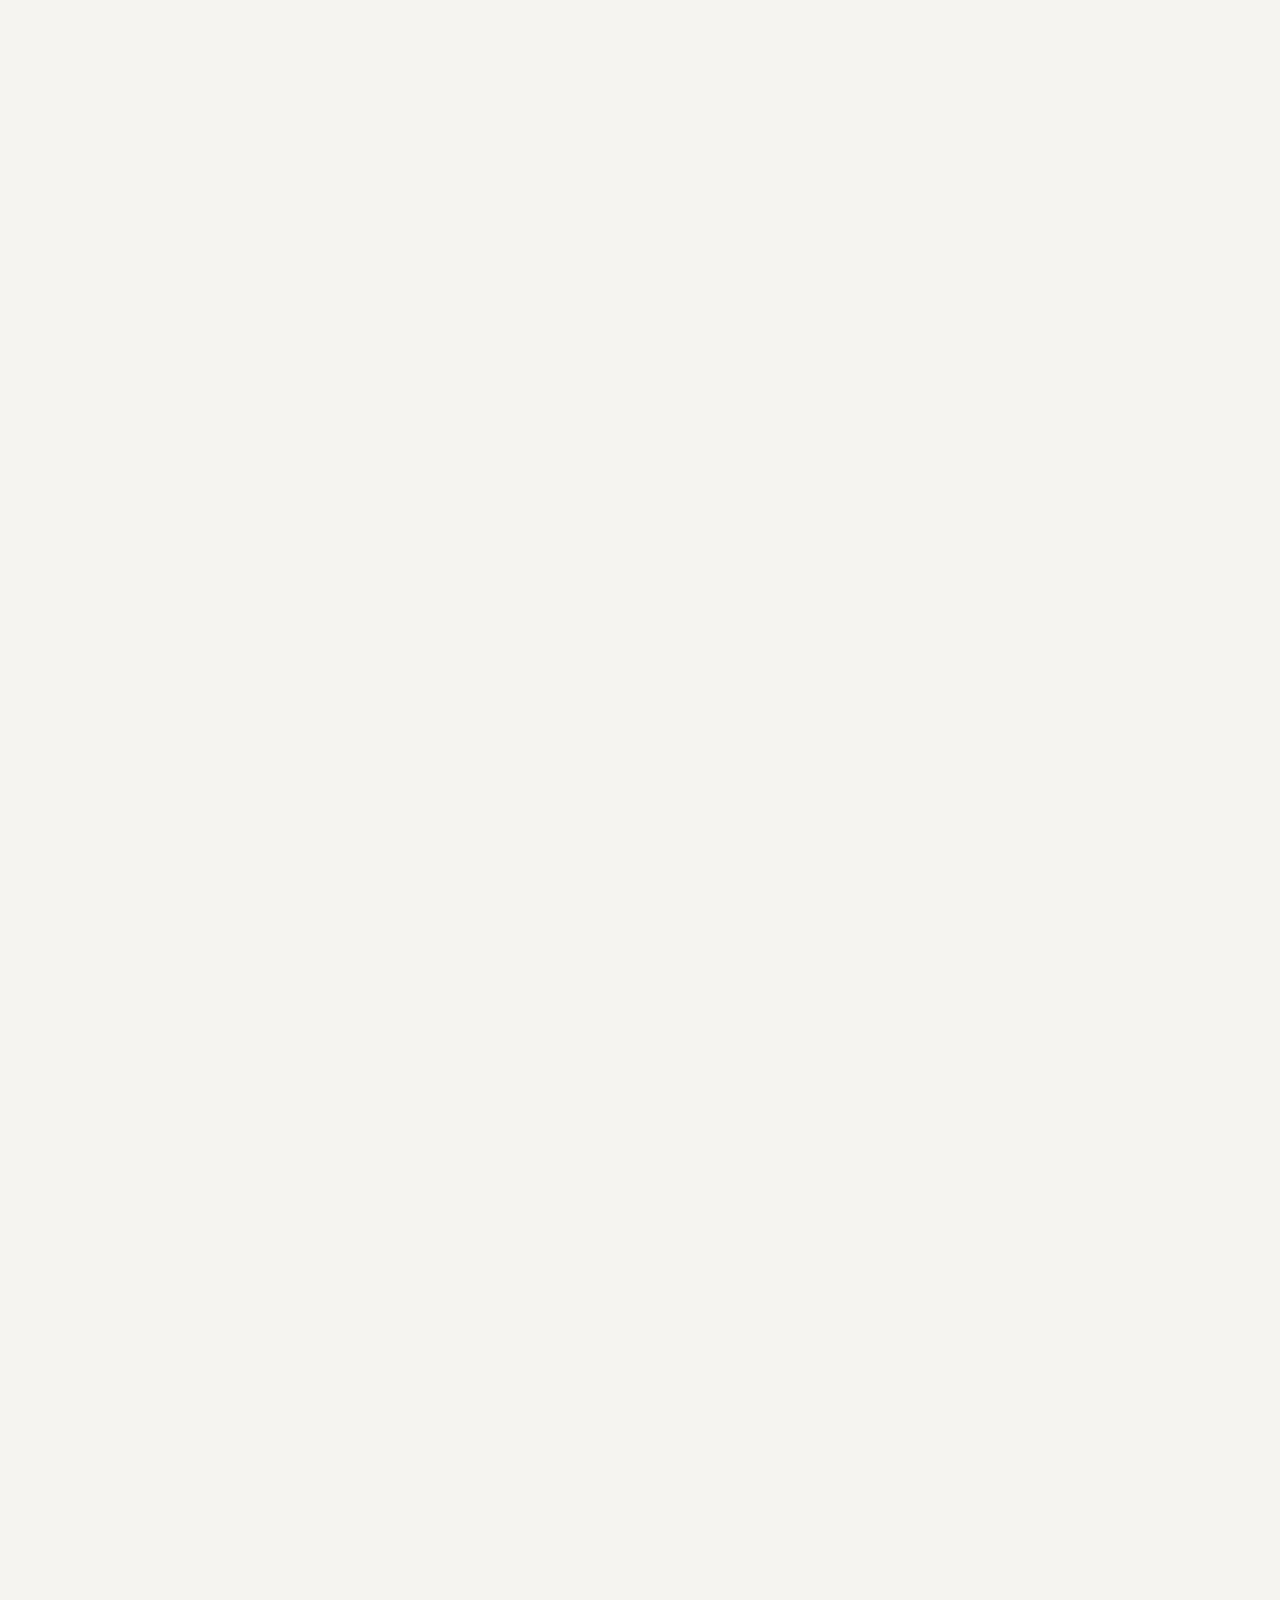
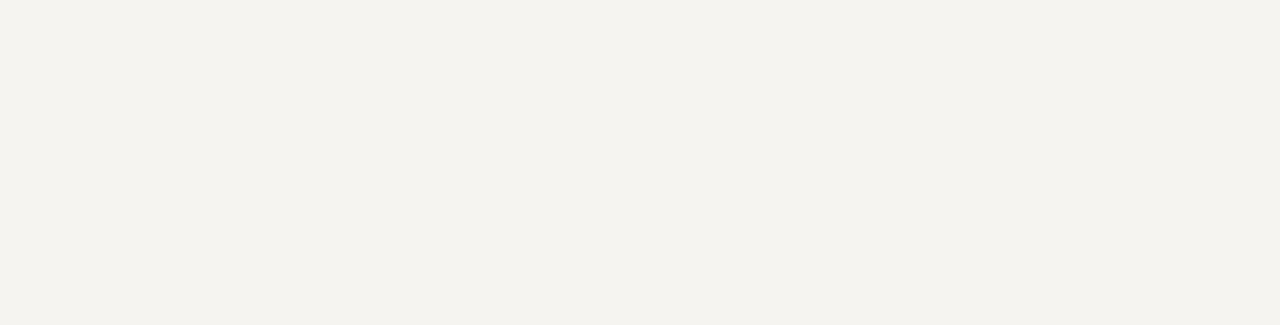
<file: proyecto-2.html>
<!DOCTYPE html>
<html lang="es">
<head>
    <meta charset="UTF-8">
    <meta name="viewport" content="width=device-width, initial-scale=1.0">
    <title>Ampliación INDH Central — ANR Arquitectos</title>
    <link rel="stylesheet" href="style.css">
    <link rel="preconnect" href="https://fonts.googleapis.com">
    <link rel="preconnect" href="https://fonts.gstatic.com" crossorigin>
    <link href="https://fonts.googleapis.com/css2?family=Bebas+Neue&family=Work+Sans:ital,wght@0,200;0,300;0,400;0,600;1,200;1,300&display=swap" rel="stylesheet">
    <style>
        :root {
            --color-bg:     #F5F4F0;
            --color-text:   #0D0D0D;
            --color-muted:  #888880;
            --color-line:   #D8D7D2;
            --color-accent: #FF3D00;
            --font-display: 'Bebas Neue', sans-serif;
            --font-body:    'Work Sans', sans-serif;
            --max-w:        1400px;
            --gutter:       clamp(1.5rem, 4vw, 5rem);
        }
        * { margin: 0; padding: 0; box-sizing: border-box; }
        html { scroll-behavior: smooth; }
        body { font-family: var(--font-body); background: var(--color-bg); color: var(--color-text); font-weight: 300; -webkit-font-smoothing: antialiased; }
        a { color: inherit; text-decoration: none; }
        .project-header { position: fixed; top: 0; left: 0; right: 0; z-index: 100; height: 60px; display: flex; align-items: center; justify-content: space-between; padding: 0 var(--gutter); background: rgba(245,244,240,0.92); backdrop-filter: blur(12px); border-bottom: 1px solid var(--color-line); }
        .header-logo { font-family: var(--font-display); font-size: 1.4rem; letter-spacing: 0.15em; }
        .header-back { display: flex; align-items: center; gap: 0.6rem; font-size: 0.8rem; font-weight: 400; letter-spacing: 0.12em; text-transform: uppercase; color: var(--color-muted); transition: color 0.2s; }
        .header-back:hover { color: var(--color-text); }
        .back-arrow { width: 24px; height: 1px; background: currentColor; position: relative; transition: width 0.3s; }
        .back-arrow::before { content: ''; position: absolute; left: 0; top: -3px; width: 7px; height: 7px; border-left: 1px solid currentColor; border-bottom: 1px solid currentColor; transform: rotate(45deg); }
        .header-back:hover .back-arrow { width: 36px; }
        .project-hero { margin-top: 60px; width: 100%; height: 85vh; overflow: hidden; position: relative; }
        .project-hero img { width: 100%; height: 100%; object-fit: cover; object-position: center; animation: heroReveal 1.2s cubic-bezier(0.4,0,0.2,1) forwards; }
        @keyframes heroReveal { from { transform: scale(1.08); opacity: 0; } to { transform: scale(1); opacity: 1; } }
        .project-number { position: absolute; bottom: var(--gutter); right: var(--gutter); font-family: var(--font-display); font-size: clamp(4rem,10vw,8rem); color: rgba(255,255,255,0.12); line-height: 1; pointer-events: none; }
        .project-body { max-width: var(--max-w); margin: 0 auto; padding: clamp(3rem,6vw,7rem) var(--gutter); }
        .project-top { display: grid; grid-template-columns: 1fr auto; gap: 4rem; align-items: start; padding-bottom: clamp(3rem,5vw,5rem); border-bottom: 1px solid var(--color-line); margin-bottom: clamp(3rem,5vw,5rem); }
        .project-index { font-size: 0.75rem; font-weight: 400; letter-spacing: 0.2em; text-transform: uppercase; color: var(--color-accent); margin-bottom: 1.2rem; display: flex; align-items: center; gap: 1rem; }
        .project-index::after { content: ''; display: block; width: 40px; height: 1px; background: var(--color-accent); }
        .project-title { font-family: var(--font-display); font-size: clamp(3.5rem,8vw,7rem); line-height: 0.92; letter-spacing: 0.02em; margin-bottom: 2rem; }
        .project-category-tag { display: inline-block; padding: 0.4rem 1rem; border: 1px solid var(--color-text); font-size: 0.8rem; font-weight: 400; letter-spacing: 0.12em; text-transform: uppercase; }
        .project-specs { display: grid; grid-template-columns: 1fr; gap: 0; min-width: 220px; }
        .spec-item { padding: 1.2rem 0; border-bottom: 1px solid var(--color-line); }
        .spec-item:first-child { border-top: 1px solid var(--color-line); }
        .spec-label { font-size: 0.7rem; font-weight: 600; letter-spacing: 0.2em; text-transform: uppercase; color: var(--color-muted); margin-bottom: 0.4rem; }
        .spec-value { font-size: 1rem; font-weight: 300; color: var(--color-text); }
        .project-description { display: grid; grid-template-columns: 1fr 2fr; gap: 4rem; margin-bottom: clamp(3rem,6vw,6rem); }
        .description-label { font-size: 0.75rem; font-weight: 600; letter-spacing: 0.2em; text-transform: uppercase; color: var(--color-muted); padding-top: 0.3rem; }
        .description-text { font-size: clamp(1.05rem,1.5vw,1.25rem); line-height: 1.8; font-weight: 300; font-style: italic; }
        .project-gallery { margin-bottom: clamp(3rem,6vw,6rem); }
        .gallery-label { font-size: 0.75rem; font-weight: 600; letter-spacing: 0.2em; text-transform: uppercase; color: var(--color-muted); margin-bottom: 2rem; display: flex; align-items: center; gap: 1.5rem; }
        .gallery-label::after { content: ''; flex: 1; height: 1px; background: var(--color-line); }
        .gallery-img-wrapper { width: 100%; overflow: hidden; background: var(--color-line); position: relative; }
        .gallery-img-wrapper img { width: 100%; height: 100%; object-fit: cover; transition: transform 0.8s cubic-bezier(0.4,0,0.2,1); display: block; }
        .gallery-img-wrapper:hover img { transform: scale(1.04); }
        .img-caption { margin-top: 0.6rem; font-size: 0.75rem; color: var(--color-muted); letter-spacing: 0.05em; }
        .gallery-secondary-row { display: grid; grid-template-columns: 1fr 1fr; gap: 1.5rem; margin-top: 1.5rem; }
        .project-nav { display: grid; grid-template-columns: 1fr 1fr; border-top: 1px solid var(--color-line); margin-top: clamp(3rem,6vw,6rem); }
        .project-nav-item { padding: 2.5rem 0; transition: color 0.2s; }
        .project-nav-item:last-child { border-left: 1px solid var(--color-line); padding-left: 2.5rem; }
        .project-nav-item:hover { color: var(--color-accent); }
        .nav-direction { font-size: 0.7rem; font-weight: 600; letter-spacing: 0.2em; text-transform: uppercase; color: var(--color-muted); margin-bottom: 0.6rem; }
        .nav-project-name { font-family: var(--font-display); font-size: clamp(1.5rem,3vw,2.2rem); letter-spacing: 0.05em; line-height: 1; }
        .reveal { opacity: 0; transform: translateY(24px); transition: opacity 0.7s ease, transform 0.7s ease; }
        .reveal.visible { opacity: 1; transform: translateY(0); }
        @media (max-width: 900px) {
            .project-top { grid-template-columns: 1fr; gap: 2.5rem; }
            .project-specs { display: grid; grid-template-columns: repeat(2,1fr); gap: 0 2rem; }
            .spec-item:first-child { border-top: none; }
            .project-description { grid-template-columns: 1fr; gap: 1rem; }
        }
        @media (max-width: 600px) {
            .project-hero { height: 60vh; }
            .gallery-secondary-row { grid-template-columns: 1fr; }
            .project-nav { grid-template-columns: 1fr; }
            .project-nav-item:last-child { border-left: none; border-top: 1px solid var(--color-line); padding-left: 0; }
        }
    </style>
</head>
<body>
    <header class="project-header">
        <div class="header-logo">ANR</div>
        <a href="index.html" class="header-back">
            <span class="back-arrow"></span>
            <span>Volver</span>
        </a>
    </header>
    <section class="project-hero">
        <img src="images/AMPLIACIÓN INDH CENTRAL.png" alt="Ampliación INDH Central">
        <div class="project-number">02</div>
    </section>
    <main class="project-body">
        <div class="project-top reveal">
            <div class="project-title-block">
                <div class="project-index">Proyecto 02</div>
                <h1 class="project-title">Ampliación<br>INDH Central</h1>
                <span class="project-category-tag">Institucional</span>
            </div>
            <div class="project-specs">
                <div class="spec-item"><div class="spec-label">Año</div><div class="spec-value">—</div></div>
                <div class="spec-item"><div class="spec-label">Superficie</div><div class="spec-value">—</div></div>
                <div class="spec-item"><div class="spec-label">Ubicación</div><div class="spec-value">Santiago, Chile</div></div>
                <div class="spec-item"><div class="spec-label">Estado</div><div class="spec-value">Ejecutado</div></div>
                <div class="spec-item"><div class="spec-label">Mandante</div><div class="spec-value">INDH</div></div>
            </div>
        </div>
        <div class="project-description reveal">
            <div class="description-label">Descripción</div>
            <p class="description-text">Descripción del proyecto por completar.</p>
        </div>
        <div class="project-gallery reveal">
            <div class="gallery-label">Imágenes</div>
            <div class="gallery-img-wrapper" style="aspect-ratio:16/7;">
                <img src="images/AMPLIACIÓN INDH CENTRAL.png" alt="Ampliación INDH Central — Vista general">
            </div>
            <p class="img-caption">Vista general</p>
            <div class="gallery-secondary-row">
                <div>
                    <div class="gallery-img-wrapper" style="aspect-ratio:4/3;">
                        <img src="images/AMPLIACIÓN INDH CENTRAL.png" alt="Ampliación INDH Central — Detalle 1">
                    </div>
                    <p class="img-caption">Por completar</p>
                </div>
                <div>
                    <div class="gallery-img-wrapper" style="aspect-ratio:4/3;">
                        <img src="images/AMPLIACIÓN INDH CENTRAL.png" alt="Ampliación INDH Central — Detalle 2">
                    </div>
                    <p class="img-caption">Por completar</p>
                </div>
            </div>
            <div style="margin-top:1.5rem;">
                <div class="gallery-img-wrapper" style="aspect-ratio:21/9;">
                    <img src="images/AMPLIACIÓN INDH CENTRAL.png" alt="Ampliación INDH Central — Vista panorámica">
                </div>
                <p class="img-caption">Vista panorámica</p>
            </div>
        </div>
        <nav class="project-nav reveal">
            <a class="project-nav-item" href="proyecto-1.html">
                <div class="nav-direction">← Anterior</div>
                <div class="nav-project-name">INDH Valparaíso</div>
            </a>
            <a class="project-nav-item" href="proyecto-3.html">
                <div class="nav-direction">Siguiente →</div>
                <div class="nav-project-name">Microvivienda Alpha</div>
            </a>
        </nav>
    </main>
    <script>
        const reveals = document.querySelectorAll('.reveal');
        const observer = new IntersectionObserver((entries) => {
            entries.forEach((entry, i) => {
                if (entry.isIntersecting) {
                    setTimeout(() => entry.target.classList.add('visible'), i * 100);
                    observer.unobserve(entry.target);
                }
            });
        }, { threshold: 0.1 });
        reveals.forEach(el => observer.observe(el));
    </script>
</body>
</html>
</file>
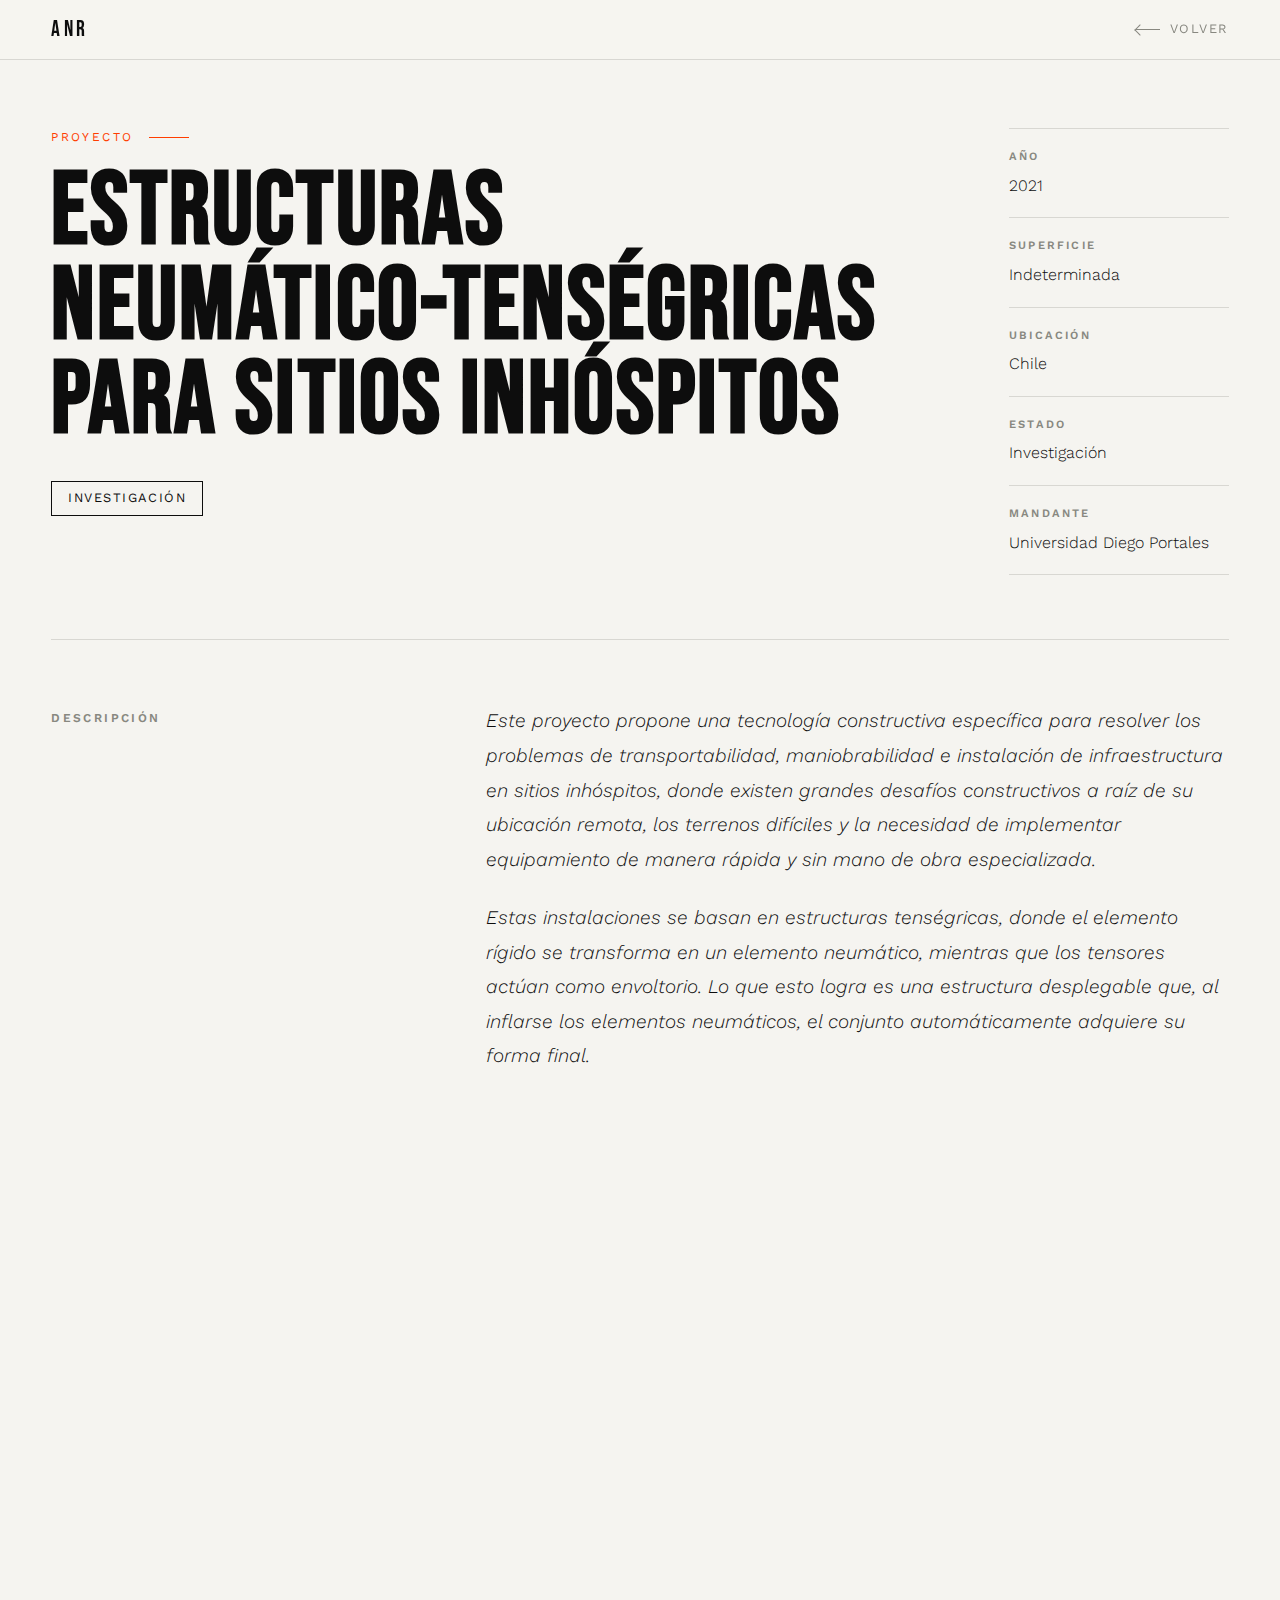
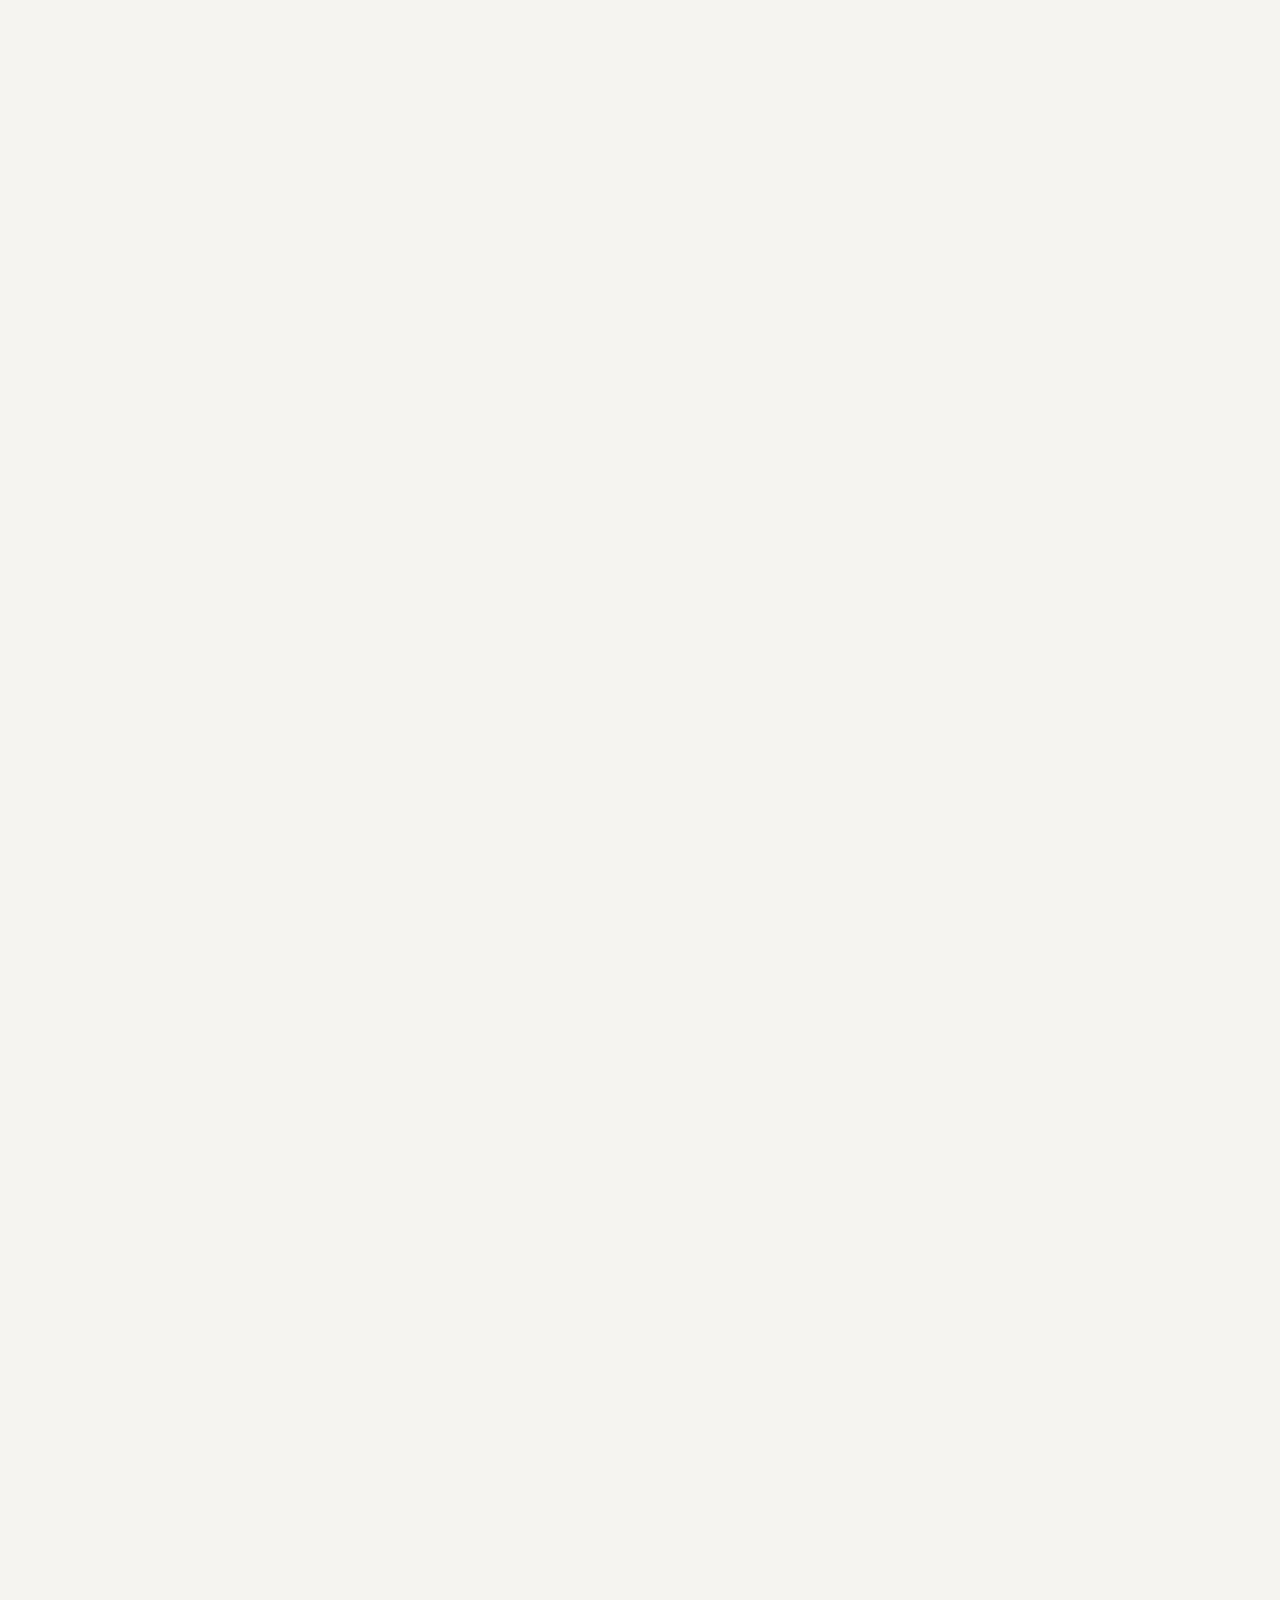
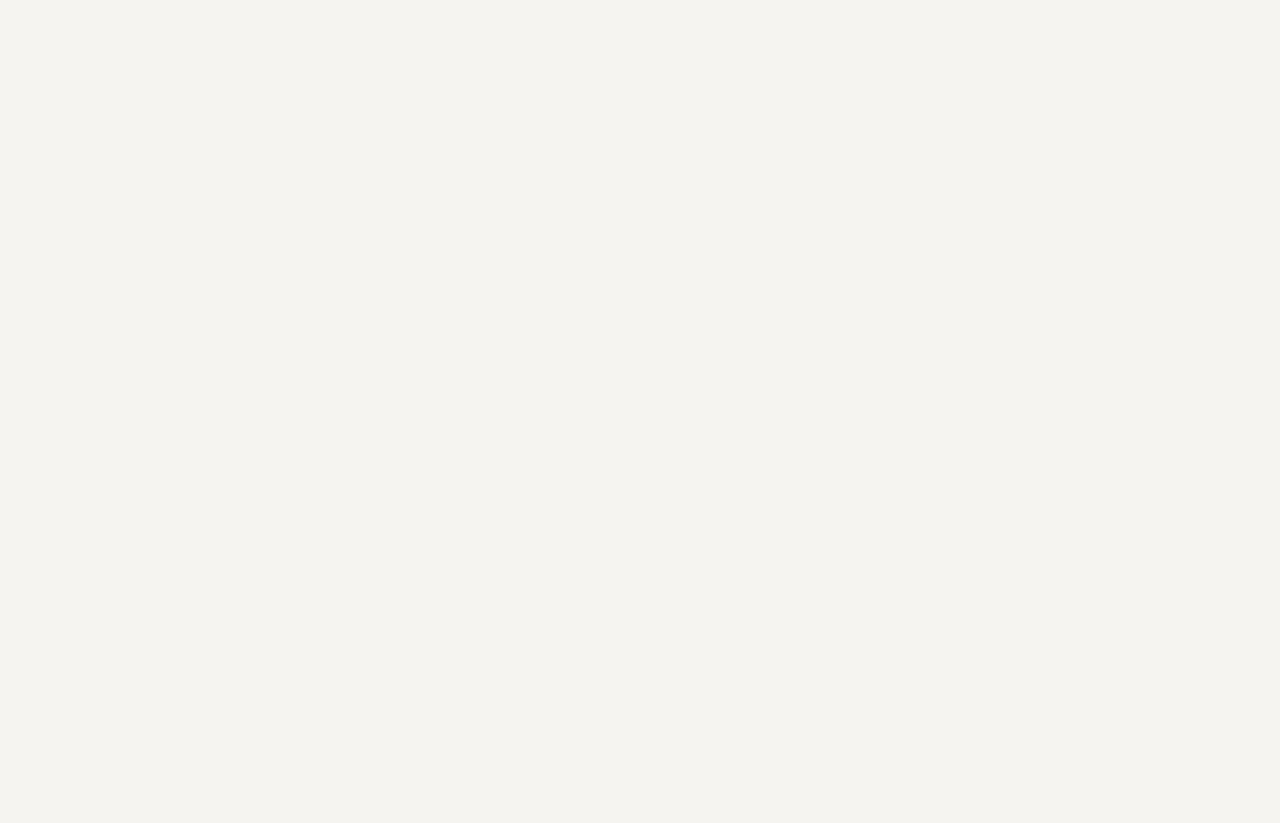
<file: proyecto-5.html>
<!DOCTYPE html>
<html lang="es">
<head>
    <meta charset="UTF-8">
    <meta name="viewport" content="width=device-width, initial-scale=1.0">
    <title>Estructuras Neumático-tenségricas para sitios Inhóspitos — ANR Arquitectos</title>
    <link rel="stylesheet" href="style.css">
    <link rel="preconnect" href="https://fonts.googleapis.com">
    <link rel="preconnect" href="https://fonts.gstatic.com" crossorigin>
    <link href="https://fonts.googleapis.com/css2?family=Bebas+Neue&family=Work+Sans:ital,wght@0,200;0,300;0,400;0,600;1,200;1,300&display=swap" rel="stylesheet">
    <style>
        :root {
            --color-bg:     #F5F4F0;
            --color-text:   #0D0D0D;
            --color-muted:  #888880;
            --color-line:   #D8D7D2;
            --color-accent: #FF3D00;
            --font-display: 'Bebas Neue', sans-serif;
            --font-body:    'Work Sans', sans-serif;
            --max-w:        1400px;
            --gutter:       clamp(1.5rem, 4vw, 5rem);
        }
        * { margin: 0; padding: 0; box-sizing: border-box; }
        html { scroll-behavior: smooth; }
        body { font-family: var(--font-body); background: var(--color-bg); color: var(--color-text); font-weight: 300; -webkit-font-smoothing: antialiased; }
        a { color: inherit; text-decoration: none; }
        .project-header { position: fixed; top: 0; left: 0; right: 0; z-index: 100; height: 60px; display: flex; align-items: center; justify-content: space-between; padding: 0 var(--gutter); background: rgba(245,244,240,0.92); backdrop-filter: blur(12px); border-bottom: 1px solid var(--color-line); }
        .header-logo { font-family: var(--font-display); font-size: 1.4rem; letter-spacing: 0.15em; color: var(--color-text); text-decoration: none; transition: color 0.2s; }
        .header-logo:hover { color: var(--color-accent); }
        .header-back { display: flex; align-items: center; gap: 0.6rem; font-size: 0.8rem; font-weight: 400; letter-spacing: 0.12em; text-transform: uppercase; color: var(--color-muted); transition: color 0.2s; }
        .header-back:hover { color: var(--color-text); }
        .back-arrow { width: 24px; height: 1px; background: currentColor; position: relative; transition: width 0.3s; }
        .back-arrow::before { content: ''; position: absolute; left: 0; top: -3px; width: 7px; height: 7px; border-left: 1px solid currentColor; border-bottom: 1px solid currentColor; transform: rotate(45deg); }
        .header-back:hover .back-arrow { width: 36px; }
        .project-hero { margin-top: 60px; width: 100%; height: 85vh; overflow: hidden; position: relative; }
        .project-hero img { width: 100%; height: 100%; object-fit: cover; object-position: center; animation: heroReveal 1.2s cubic-bezier(0.4,0,0.2,1) forwards; }
        @keyframes heroReveal { from { transform: scale(1.08); opacity: 0; } to { transform: scale(1); opacity: 1; } }
        .project-number { position: absolute; bottom: var(--gutter); right: var(--gutter); font-family: var(--font-display); font-size: clamp(4rem,10vw,8rem); color: rgba(255,255,255,0.12); line-height: 1; pointer-events: none; }
        .project-body { max-width: var(--max-w); margin: 0 auto; padding: clamp(3rem,6vw,7rem) var(--gutter); }
        .project-top { display: grid; grid-template-columns: 1fr auto; gap: 4rem; align-items: start; padding-bottom: clamp(3rem,5vw,5rem); border-bottom: 1px solid var(--color-line); margin-bottom: clamp(3rem,5vw,5rem); }
        .project-index { font-size: 0.75rem; font-weight: 400; letter-spacing: 0.2em; text-transform: uppercase; color: var(--color-accent); margin-bottom: 1.2rem; display: flex; align-items: center; gap: 1rem; }
        .project-index::after { content: ''; display: block; width: 40px; height: 1px; background: var(--color-accent); }
        .project-title { font-family: var(--font-display); font-size: clamp(3.5rem,8vw,7rem); line-height: 0.92; letter-spacing: 0.02em; margin-bottom: 2rem; }
        .project-category-tag { display: inline-block; padding: 0.4rem 1rem; border: 1px solid var(--color-text); font-size: 0.8rem; font-weight: 400; letter-spacing: 0.12em; text-transform: uppercase; }
        .project-specs { display: grid; grid-template-columns: 1fr; gap: 0; min-width: 220px; }
        .spec-item { padding: 1.2rem 0; border-bottom: 1px solid var(--color-line); }
        .spec-item:first-child { border-top: 1px solid var(--color-line); }
        .spec-label { font-size: 0.7rem; font-weight: 600; letter-spacing: 0.2em; text-transform: uppercase; color: var(--color-muted); margin-bottom: 0.4rem; }
        .spec-value { font-size: 1rem; font-weight: 300; color: var(--color-text); }
        .project-description { display: grid; grid-template-columns: 1fr 2fr; gap: 4rem; margin-bottom: clamp(3rem,6vw,6rem); }
        .description-label { font-size: 0.75rem; font-weight: 600; letter-spacing: 0.2em; text-transform: uppercase; color: var(--color-muted); padding-top: 0.3rem; }
        .description-text { font-size: clamp(1.05rem,1.5vw,1.25rem); line-height: 1.8; font-weight: 300; font-style: italic; }
        .description-text p { margin-bottom: 1.5rem; }
        .description-text p:last-child { margin-bottom: 0; }
        .project-gallery { margin-bottom: clamp(3rem,6vw,6rem); }
        .gallery-label { font-size: 0.75rem; font-weight: 600; letter-spacing: 0.2em; text-transform: uppercase; color: var(--color-muted); margin-bottom: 2rem; display: flex; align-items: center; gap: 1.5rem; }
        .gallery-label::after { content: ''; flex: 1; height: 1px; background: var(--color-line); }
        .gallery-img-wrapper { width: 100%; overflow: hidden; background: var(--color-line); position: relative; }
        .gallery-img-wrapper img { width: 100%; height: 100%; object-fit: cover; transition: transform 0.8s cubic-bezier(0.4,0,0.2,1); display: block; }
        .gallery-img-wrapper:hover img { transform: scale(1.04); }
        .img-caption { margin-top: 0.6rem; font-size: 0.75rem; color: var(--color-muted); letter-spacing: 0.05em; }
        .gallery-double-row { display: grid; grid-template-columns: 1fr 1fr; gap: 1.5rem; margin-bottom: 1.5rem; }
        .gallery-double-row:last-child { margin-bottom: 0; }
        .project-nav { display: grid; grid-template-columns: 1fr 1fr; border-top: 1px solid var(--color-line); margin-top: clamp(3rem,6vw,6rem); }
        .project-nav-item { padding: 2.5rem 0; transition: color 0.2s; }
        .project-nav-item:last-child { border-left: 1px solid var(--color-line); padding-left: 2.5rem; }
        .project-nav-item:hover { color: var(--color-accent); }
        .nav-direction { font-size: 0.7rem; font-weight: 600; letter-spacing: 0.2em; text-transform: uppercase; color: var(--color-muted); margin-bottom: 0.6rem; }
        .nav-project-name { font-family: var(--font-display); font-size: clamp(1.5rem,3vw,2.2rem); letter-spacing: 0.05em; line-height: 1; }
        .reveal { opacity: 0; transform: translateY(24px); transition: opacity 0.7s ease, transform 0.7s ease; }
        .reveal.visible { opacity: 1; transform: translateY(0); }
        @media (max-width: 900px) {
            .project-top { grid-template-columns: 1fr; gap: 2.5rem; }
            .project-specs { display: grid; grid-template-columns: repeat(2,1fr); gap: 0 2rem; }
            .spec-item:first-child { border-top: none; }
            .project-description { grid-template-columns: 1fr; gap: 1rem; }
            .gallery-double-row { grid-template-columns: 1fr; }
        }
        @media (max-width: 600px) {
            .project-hero { height: 60vh; }
            .project-nav { grid-template-columns: 1fr; }
            .project-nav-item:last-child { border-left: none; border-top: 1px solid var(--color-line); padding-left: 0; }
        }
    </style>
</head>
<body>
    <header class="project-header">
        <a href="index.html" class="header-logo">ANR</a>
        <a href="index.html" class="header-back">
            <span class="back-arrow"></span>
            <span>Volver</span>
        </a>
    </header>

    <main class="project-body" style="padding-top: clamp(6rem,10vw,10rem);">

        <!-- Título + Ficha técnica -->
        <div class="project-top reveal">
            <div class="project-title-block">
                <div class="project-index">Proyecto</div>
                <h1 class="project-title">Estructuras<br>Neumático-tenségricas<br>para sitios Inhóspitos</h1>
                <span class="project-category-tag">Investigación</span>
            </div>
            <div class="project-specs">
                <div class="spec-item"><div class="spec-label">Año</div><div class="spec-value">2021</div></div>
                <div class="spec-item"><div class="spec-label">Superficie</div><div class="spec-value">Indeterminada</div></div>
                <div class="spec-item"><div class="spec-label">Ubicación</div><div class="spec-value">Chile</div></div>
                <div class="spec-item"><div class="spec-label">Estado</div><div class="spec-value">Investigación</div></div>
                <div class="spec-item"><div class="spec-label">Mandante</div><div class="spec-value">Universidad Diego Portales</div></div>
            </div>
        </div>

        <!-- Descripción -->
        <div class="project-description reveal">
            <div class="description-label">Descripción</div>
            <div class="description-text">
                <p>Este proyecto propone una tecnología constructiva específica para resolver los problemas de transportabilidad, maniobrabilidad e instalación de infraestructura en sitios inhóspitos, donde existen grandes desafíos constructivos a raíz de su ubicación remota, los terrenos difíciles y la necesidad de implementar equipamiento de manera rápida y sin mano de obra especializada.</p>
                
                <p>Estas instalaciones se basan en estructuras tenségricas, donde el elemento rígido se transforma en un elemento neumático, mientras que los tensores actúan como envoltorio. Lo que esto logra es una estructura desplegable que, al inflarse los elementos neumáticos, el conjunto automáticamente adquiere su forma final.</p>
            </div>
        </div>

        <!-- Galería -->
        <div class="project-gallery reveal">
            <div class="gallery-label">Imágenes</div>

            <!-- Fila 1: TITULO1 y TITULO2 -->
            <div class="gallery-double-row">
                <div>
                    <div class="gallery-img-wrapper" style="aspect-ratio: 1/1.414;">
                        <img src="images/TITULO1.jpg" alt="Lámina 1">
                    </div>
                    <p class="img-caption"></p>
                </div>
                <div>
                    <div class="gallery-img-wrapper" style="aspect-ratio: 1/1.414;">
                        <img src="images/ETN LAVINIA.jpg" alt="Lámina 2">
                    </div>
                    <p class="img-caption"></p>
                </div>
            </div>

            <!-- Fila 2: TITULO3 y TITULO4 -->
            <div class="gallery-double-row">
                <div>
                    <div class="gallery-img-wrapper" style="aspect-ratio: 1/1.414;">
                        <img src="images/ETN SOLLIPULLI.jpg" alt="Lámina 3">
                    </div>
                    <p class="img-caption"></p>
                </div>
                <div>
                    <div class="gallery-img-wrapper" style="aspect-ratio: 1/1.414;">
                        <img src="images/ETN sotomo.jpg" alt="Lámina 4">
                    </div>
                    <p class="img-caption"></p>
                </div>
            </div>

            <!-- Fila 3: TITULO5 y TITULO6 -->
            <div class="gallery-double-row">
                <div>
                    <div class="gallery-img-wrapper" style="aspect-ratio: 1/1.414;">
                        <img src="images/TITULO5.jpg" alt="Lámina 5">
                    </div>
                    <p class="img-caption"></p>
                </div>
                <div>
                    <div class="gallery-img-wrapper" style="aspect-ratio: 1/1.414;">
                        <img src="images/TITULO6.jpg" alt="Lámina 6">
                    </div>
                    <p class="img-caption"></p>
                </div>
            </div>
        </div>

        <!-- Navegación entre proyectos -->
        <nav class="project-nav reveal">
            <a class="project-nav-item" href="proyecto-4.html">
                <div class="nav-direction">← Anterior</div>
                <div class="nav-project-name">Escuela de Turismo</div>
            </a>
            <a class="project-nav-item" href="proyecto-6.html">
                <div class="nav-direction">Siguiente →</div>
                <div class="nav-project-name">Too Large to Build</div>
            </a>
        </nav>

    </main>

    <script>
        const reveals = document.querySelectorAll('.reveal');
        const observer = new IntersectionObserver((entries) => {
            entries.forEach((entry, i) => {
                if (entry.isIntersecting) {
                    setTimeout(() => entry.target.classList.add('visible'), i * 100);
                    observer.unobserve(entry.target);
                }
            });
        }, { threshold: 0.1 });
        reveals.forEach(el => observer.observe(el));
    </script>
</body>
</html>
</file>
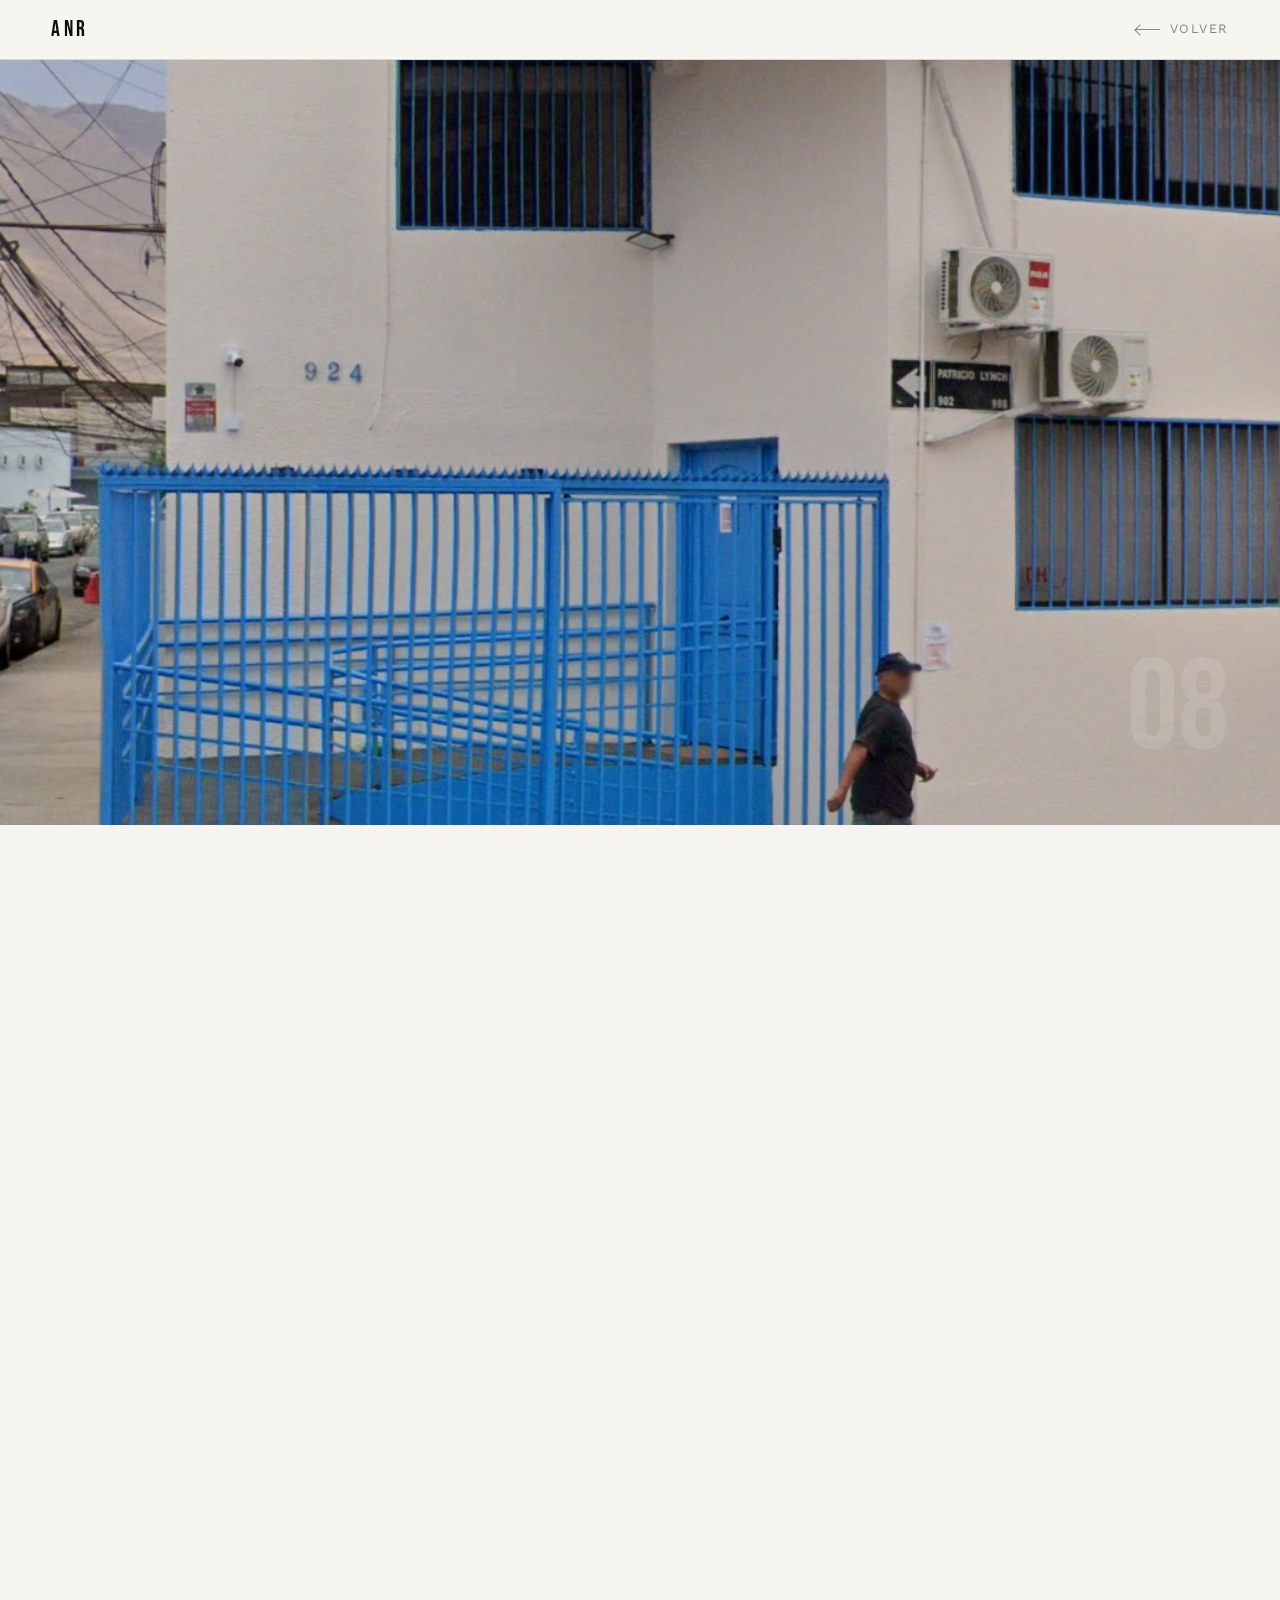
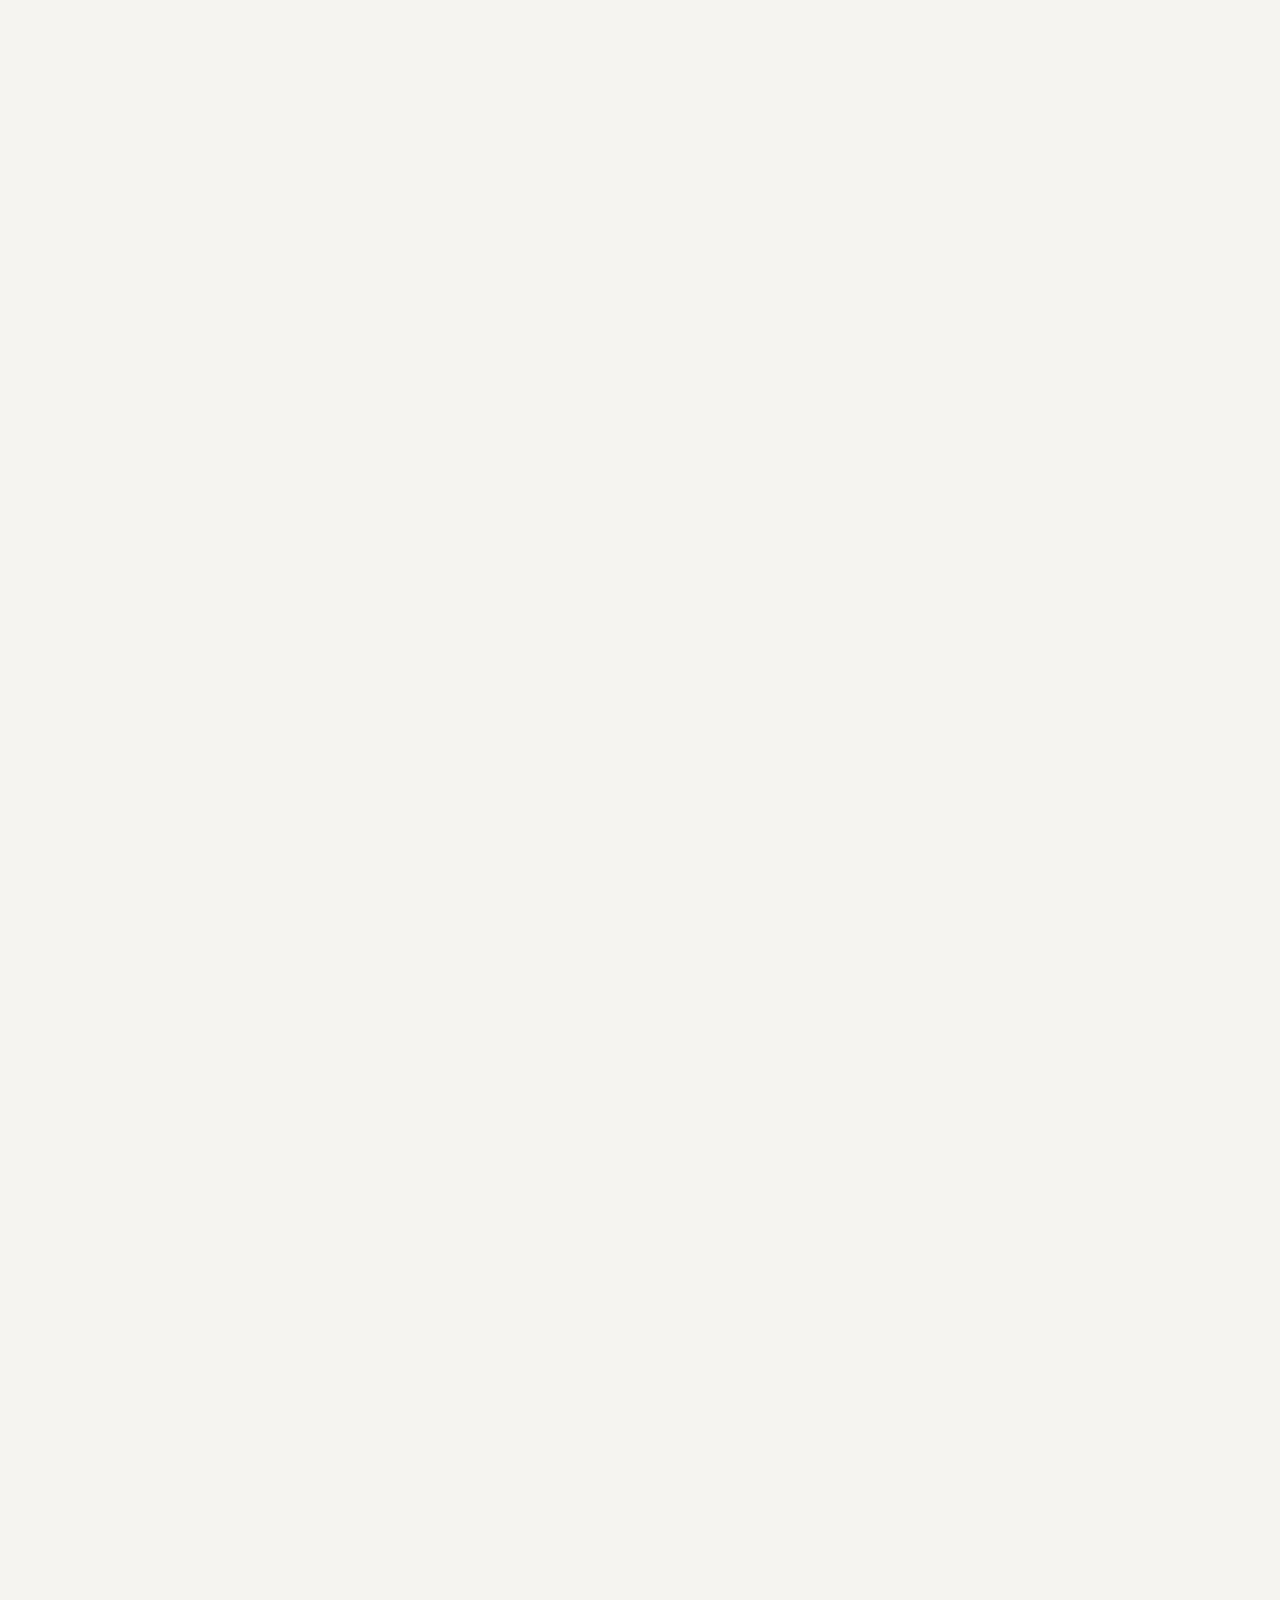
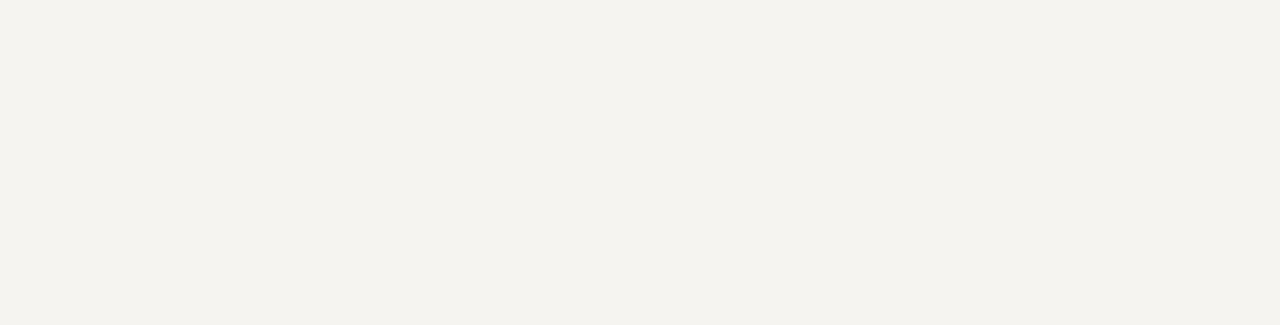
<file: proyecto-8.html>
<!DOCTYPE html>
<html lang="es">
<head>
    <meta charset="UTF-8">
    <meta name="viewport" content="width=device-width, initial-scale=1.0">
    <title>INDH Sede Iquique — ANR Arquitectos</title>
    <link rel="stylesheet" href="style.css">
    <link rel="preconnect" href="https://fonts.googleapis.com">
    <link rel="preconnect" href="https://fonts.gstatic.com" crossorigin>
    <link href="https://fonts.googleapis.com/css2?family=Bebas+Neue&family=Work+Sans:ital,wght@0,200;0,300;0,400;0,600;1,200;1,300&display=swap" rel="stylesheet">
    <style>
        :root {
            --color-bg:     #F5F4F0;
            --color-text:   #0D0D0D;
            --color-muted:  #888880;
            --color-line:   #D8D7D2;
            --color-accent: #FF3D00;
            --font-display: 'Bebas Neue', sans-serif;
            --font-body:    'Work Sans', sans-serif;
            --max-w:        1400px;
            --gutter:       clamp(1.5rem, 4vw, 5rem);
        }
        * { margin: 0; padding: 0; box-sizing: border-box; }
        html { scroll-behavior: smooth; }
        body { font-family: var(--font-body); background: var(--color-bg); color: var(--color-text); font-weight: 300; -webkit-font-smoothing: antialiased; }
        a { color: inherit; text-decoration: none; }
        .project-header { position: fixed; top: 0; left: 0; right: 0; z-index: 100; height: 60px; display: flex; align-items: center; justify-content: space-between; padding: 0 var(--gutter); background: rgba(245,244,240,0.92); backdrop-filter: blur(12px); border-bottom: 1px solid var(--color-line); }
        .header-logo { font-family: var(--font-display); font-size: 1.4rem; letter-spacing: 0.15em; }
        .header-back { display: flex; align-items: center; gap: 0.6rem; font-size: 0.8rem; font-weight: 400; letter-spacing: 0.12em; text-transform: uppercase; color: var(--color-muted); transition: color 0.2s; }
        .header-back:hover { color: var(--color-text); }
        .back-arrow { width: 24px; height: 1px; background: currentColor; position: relative; transition: width 0.3s; }
        .back-arrow::before { content: ''; position: absolute; left: 0; top: -3px; width: 7px; height: 7px; border-left: 1px solid currentColor; border-bottom: 1px solid currentColor; transform: rotate(45deg); }
        .header-back:hover .back-arrow { width: 36px; }
        .project-hero { margin-top: 60px; width: 100%; height: 85vh; overflow: hidden; position: relative; }
        .project-hero img { width: 100%; height: 100%; object-fit: cover; object-position: center; animation: heroReveal 1.2s cubic-bezier(0.4,0,0.2,1) forwards; }
        @keyframes heroReveal { from { transform: scale(1.08); opacity: 0; } to { transform: scale(1); opacity: 1; } }
        .project-number { position: absolute; bottom: var(--gutter); right: var(--gutter); font-family: var(--font-display); font-size: clamp(4rem,10vw,8rem); color: rgba(255,255,255,0.12); line-height: 1; pointer-events: none; }
        .project-body { max-width: var(--max-w); margin: 0 auto; padding: clamp(3rem,6vw,7rem) var(--gutter); }
        .project-top { display: grid; grid-template-columns: 1fr auto; gap: 4rem; align-items: start; padding-bottom: clamp(3rem,5vw,5rem); border-bottom: 1px solid var(--color-line); margin-bottom: clamp(3rem,5vw,5rem); }
        .project-index { font-size: 0.75rem; font-weight: 400; letter-spacing: 0.2em; text-transform: uppercase; color: var(--color-accent); margin-bottom: 1.2rem; display: flex; align-items: center; gap: 1rem; }
        .project-index::after { content: ''; display: block; width: 40px; height: 1px; background: var(--color-accent); }
        .project-title { font-family: var(--font-display); font-size: clamp(3.5rem,8vw,7rem); line-height: 0.92; letter-spacing: 0.02em; margin-bottom: 2rem; }
        .project-category-tag { display: inline-block; padding: 0.4rem 1rem; border: 1px solid var(--color-text); font-size: 0.8rem; font-weight: 400; letter-spacing: 0.12em; text-transform: uppercase; }
        .project-specs { display: grid; grid-template-columns: 1fr; gap: 0; min-width: 220px; }
        .spec-item { padding: 1.2rem 0; border-bottom: 1px solid var(--color-line); }
        .spec-item:first-child { border-top: 1px solid var(--color-line); }
        .spec-label { font-size: 0.7rem; font-weight: 600; letter-spacing: 0.2em; text-transform: uppercase; color: var(--color-muted); margin-bottom: 0.4rem; }
        .spec-value { font-size: 1rem; font-weight: 300; color: var(--color-text); }
        .project-description { display: grid; grid-template-columns: 1fr 2fr; gap: 4rem; margin-bottom: clamp(3rem,6vw,6rem); }
        .description-label { font-size: 0.75rem; font-weight: 600; letter-spacing: 0.2em; text-transform: uppercase; color: var(--color-muted); padding-top: 0.3rem; }
        .description-text { font-size: clamp(1.05rem,1.5vw,1.25rem); line-height: 1.8; font-weight: 300; font-style: italic; }
        .project-gallery { margin-bottom: clamp(3rem,6vw,6rem); }
        .gallery-label { font-size: 0.75rem; font-weight: 600; letter-spacing: 0.2em; text-transform: uppercase; color: var(--color-muted); margin-bottom: 2rem; display: flex; align-items: center; gap: 1.5rem; }
        .gallery-label::after { content: ''; flex: 1; height: 1px; background: var(--color-line); }
        .gallery-img-wrapper { width: 100%; overflow: hidden; background: var(--color-line); position: relative; }
        .gallery-img-wrapper img { width: 100%; height: 100%; object-fit: cover; transition: transform 0.8s cubic-bezier(0.4,0,0.2,1); display: block; }
        .gallery-img-wrapper:hover img { transform: scale(1.04); }
        .img-caption { margin-top: 0.6rem; font-size: 0.75rem; color: var(--color-muted); letter-spacing: 0.05em; }
        .gallery-secondary-row { display: grid; grid-template-columns: 1fr 1fr; gap: 1.5rem; margin-top: 1.5rem; }
        .project-nav { display: grid; grid-template-columns: 1fr 1fr; border-top: 1px solid var(--color-line); margin-top: clamp(3rem,6vw,6rem); }
        .project-nav-item { padding: 2.5rem 0; transition: color 0.2s; }
        .project-nav-item:last-child { border-left: 1px solid var(--color-line); padding-left: 2.5rem; }
        .project-nav-item:hover { color: var(--color-accent); }
        .nav-direction { font-size: 0.7rem; font-weight: 600; letter-spacing: 0.2em; text-transform: uppercase; color: var(--color-muted); margin-bottom: 0.6rem; }
        .nav-project-name { font-family: var(--font-display); font-size: clamp(1.5rem,3vw,2.2rem); letter-spacing: 0.05em; line-height: 1; }
        .reveal { opacity: 0; transform: translateY(24px); transition: opacity 0.7s ease, transform 0.7s ease; }
        .reveal.visible { opacity: 1; transform: translateY(0); }
        @media (max-width: 900px) {
            .project-top { grid-template-columns: 1fr; gap: 2.5rem; }
            .project-specs { display: grid; grid-template-columns: repeat(2,1fr); gap: 0 2rem; }
            .spec-item:first-child { border-top: none; }
            .project-description { grid-template-columns: 1fr; gap: 1rem; }
        }
        @media (max-width: 600px) {
            .project-hero { height: 60vh; }
            .gallery-secondary-row { grid-template-columns: 1fr; }
            .project-nav { grid-template-columns: 1fr; }
            .project-nav-item:last-child { border-left: none; border-top: 1px solid var(--color-line); padding-left: 0; }
        }
    </style>
</head>
<body>
    <header class="project-header">
        <div class="header-logo">ANR</div>
        <a href="index.html" class="header-back">
            <span class="back-arrow"></span>
            <span>Volver</span>
        </a>
    </header>
    <section class="project-hero">
        <img src="images/INDH SEDE IQUIQUE.png" alt="INDH Sede Iquique">
        <div class="project-number">08</div>
    </section>
    <main class="project-body">
        <div class="project-top reveal">
            <div class="project-title-block">
                <div class="project-index">Proyecto 08</div>
                <h1 class="project-title">INDH<br>Sede Iquique</h1>
                <span class="project-category-tag">Institucional</span>
            </div>
            <div class="project-specs">
                <div class="spec-item"><div class="spec-label">Año</div><div class="spec-value">—</div></div>
                <div class="spec-item"><div class="spec-label">Superficie</div><div class="spec-value">—</div></div>
                <div class="spec-item"><div class="spec-label">Ubicación</div><div class="spec-value">Iquique, Chile</div></div>
                <div class="spec-item"><div class="spec-label">Estado</div><div class="spec-value">Ejecutado</div></div>
                <div class="spec-item"><div class="spec-label">Mandante</div><div class="spec-value">INDH</div></div>
            </div>
        </div>
        <div class="project-description reveal">
            <div class="description-label">Descripción</div>
            <p class="description-text">Descripción del proyecto por completar.</p>
        </div>
        <div class="project-gallery reveal">
            <div class="gallery-label">Imágenes</div>
            <div class="gallery-img-wrapper" style="aspect-ratio:16/7;">
                <img src="images/INDH SEDE IQUIQUE.png" alt="INDH Sede Iquique — Vista general">
            </div>
            <p class="img-caption">Vista general</p>
            <div class="gallery-secondary-row">
                <div>
                    <div class="gallery-img-wrapper" style="aspect-ratio:4/3;">
                        <img src="images/INDH SEDE IQUIQUE.png" alt="INDH Sede Iquique — Detalle 1">
                    </div>
                    <p class="img-caption">Por completar</p>
                </div>
                <div>
                    <div class="gallery-img-wrapper" style="aspect-ratio:4/3;">
                        <img src="images/INDH SEDE IQUIQUE.png" alt="INDH Sede Iquique — Detalle 2">
                    </div>
                    <p class="img-caption">Por completar</p>
                </div>
            </div>
            <div style="margin-top:1.5rem;">
                <div class="gallery-img-wrapper" style="aspect-ratio:21/9;">
                    <img src="images/INDH SEDE IQUIQUE.png" alt="INDH Sede Iquique — Vista panorámica">
                </div>
                <p class="img-caption">Vista panorámica</p>
            </div>
        </div>
        <nav class="project-nav reveal">
            <a class="project-nav-item" href="proyecto-7.html">
                <div class="nav-direction">← Anterior</div>
                <div class="nav-project-name">Casa de la Memoria</div>
            </a>
            <a class="project-nav-item" href="proyecto-1.html">
                <div class="nav-direction">Siguiente →</div>
                <div class="nav-project-name">INDH Valparaíso</div>
            </a>
        </nav>
    </main>
    <script>
        const reveals = document.querySelectorAll('.reveal');
        const observer = new IntersectionObserver((entries) => {
            entries.forEach((entry, i) => {
                if (entry.isIntersecting) {
                    setTimeout(() => entry.target.classList.add('visible'), i * 100);
                    observer.unobserve(entry.target);
                }
            });
        }, { threshold: 0.1 });
        reveals.forEach(el => observer.observe(el));
    </script>
</body>
</html>
</file>
<file: style.css>
/* ============================================
   OFICINA ANR - Portfolio Stylesheet
   Aesthetic: Editorial Brutalism meets Magazine Layout
   Grid: Alternado Vertical/Horizontal automático
   ============================================ */

/* ============================================
   CSS Variables & Global Tokens
   ============================================ */
:root {
    /* Colors - High contrast black & accent system */
    --color-bg: #0D0D0D;
    --color-text: #FFFFFF;
    --color-text-muted: #A0A0A0;
    --color-accent: #FF3D00;
    --color-accent-hover: #FF6E40;
    --color-border: #2A2A2A;
    
    /* Typography */
    --font-display: 'Bebas Neue', sans-serif;
    --font-body: 'Work Sans', sans-serif;
    
    /* Spacing */
    --space-xs: 0.5rem;
    --space-sm: 1rem;
    --space-md: 2rem;
    --space-lg: 4rem;
    --space-xl: 6rem;
    
    /* Layout */
    --header-height: 90px;
    --max-width: 1600px;
    
    /* Transitions */
    --transition-fast: 0.2s cubic-bezier(0.4, 0, 0.2, 1);
    --transition-base: 0.4s cubic-bezier(0.4, 0, 0.2, 1);
    --transition-slow: 0.6s cubic-bezier(0.4, 0, 0.2, 1);
}

/* ============================================
   Reset & Base Styles
   ============================================ */
* {
    margin: 0;
    padding: 0;
    box-sizing: border-box;
}

html {
    scroll-behavior: smooth;
    overflow-x: hidden;
}

body {
    font-family: var(--font-body);
    background: var(--color-bg);
    color: var(--color-text);
    line-height: 1.6;
    font-weight: 300;
    overflow-x: hidden;
    -webkit-font-smoothing: antialiased;
    -moz-osx-font-smoothing: grayscale;
}

img {
    max-width: 100%;
    display: block;
}

a {
    color: inherit;
    text-decoration: none;
}

/* ============================================
   Header - Fixed Navigation
   ============================================ */
.main-header {
    position: fixed;
    top: 0;
    left: 0;
    right: 0;
    height: var(--header-height);
    display: flex;
    justify-content: space-between;
    align-items: center;
    padding: 0 var(--space-md);
    background: rgba(13, 13, 13, 0.95);
    backdrop-filter: blur(20px);
    border-bottom: 1px solid var(--color-border);
    z-index: 1000;
    animation: slideDown 0.6s var(--transition-base);
    transition: transform 0.3s ease, box-shadow 0.3s ease;
}

@keyframes slideDown {
    from {
        transform: translateY(-100%);
        opacity: 0;
    }
    to {
        transform: translateY(0);
        opacity: 1;
    }
}

.logo {
    font-family: var(--font-display);
    font-size: 2rem;
    letter-spacing: 0.15em;
    color: var(--color-text);
}

.main-nav {
    display: flex;
    gap: var(--space-lg);
}

.nav-link {
    font-size: 0.95rem;
    font-weight: 400;
    letter-spacing: 0.05em;
    text-transform: uppercase;
    position: relative;
    transition: color var(--transition-fast);
}

.nav-link::after {
    content: '';
    position: absolute;
    bottom: -5px;
    left: 0;
    width: 0;
    height: 2px;
    background: var(--color-accent);
    transition: width var(--transition-base);
}

.nav-link:hover {
    color: var(--color-accent);
}

.nav-link:hover::after {
    width: 100%;
}
/* ============================================
   ESTILOS PARA SELECTOR DE IDIOMA
   
   INSTRUCCIONES:
   1. Abre style.css
   2. Busca la sección: .nav-link (alrededor línea 120)
   3. DESPUÉS de esa sección, pega este código
   ============================================ */

/* ============================================
   Language Selector
   ============================================ */
.language-selector {
    display: flex;
    gap: 0.5rem;
    align-items: center;
    margin-left: var(--space-sm);
    padding-left: var(--space-sm);
    border-left: 1px solid var(--color-border);
}

.lang-button {
    background: transparent;
    border: 2px solid transparent;
    border-radius: 4px;
    padding: 0.3rem 0.5rem;
    font-size: 1.5rem;
    cursor: pointer;
    transition: all var(--transition-fast);
    opacity: 0.5;
    line-height: 1;
   color: #ffffff;
}

.lang-button:hover {
    opacity: 0.8;
    transform: scale(1.1);
}

.lang-button.active {
    opacity: 1;
    border-color: var(--color-accent);
    background: rgba(255, 61, 0, 0.1);
}

/* Responsive - Mobile */
@media (max-width: 768px) {
    .language-selector {
        margin-left: 0;
        padding-left: 0;
        border-left: none;
        gap: 0.3rem;
    }
    
    .lang-button {
        font-size: 1.3rem;
        padding: 0.2rem 0.4rem;
    }
}
/* ============================================
   Hero Section
   ============================================ */
.hero {
    min-height: 100vh;
    display: flex;
    flex-direction: column;
    justify-content: center;
    align-items: center;
    position: relative;
    padding: var(--header-height) var(--space-md) var(--space-xl);
    background: 
        linear-gradient(135deg, transparent 0%, rgba(255, 61, 0, 0.03) 100%),
        radial-gradient(circle at 20% 80%, rgba(255, 61, 0, 0.05) 0%, transparent 50%);
}

.hero-content {
    margin-top: 1.8rem; /* espacio extra para separar título del header */
    text-align: center;
    max-width: 1200px;
    margin-bottom: 100px; /* mantiene espacio para “Explora” */
}

.hero-title {
    font-family: var(--font-display);
    font-size: clamp(4rem, 12vw, 10rem);
    line-height: 0.9;
    letter-spacing: 0.02em;
    margin-bottom: var(--space-md);
    overflow: hidden;
}

.title-line {
    display: block;
    animation: slideUp 0.8s var(--transition-base) backwards;
}

.title-line:nth-child(1) {
    animation-delay: 0.1s;
}

.title-line:nth-child(2) {
    animation-delay: 0.2s;
    color: var(--color-accent);
}

.title-line:nth-child(3) {
    animation-delay: 0.3s;
}

@keyframes slideUp {
    from {
        transform: translateY(100%);
        opacity: 0;
    }
    to {
        transform: translateY(0);
        opacity: 1;
    }
}

.hero-subtitle {
    font-size: clamp(1.2rem, 2vw, 1.8rem);
    color: var(--color-text-muted);
    font-weight: 300;
    letter-spacing: 0.05em;
    animation: fadeIn 1s var(--transition-base) 0.5s backwards;
    margin-bottom: var(--space-lg);
}

@keyframes fadeIn {
    from {
        opacity: 0;
        transform: translateY(20px);
    }
    to {
        opacity: 1;
        transform: translateY(0);
    }
}

.scroll-indicator {
    position: absolute;
    bottom: var(--space-lg);
    left: 50%;
    transform: translateX(-50%);
    display: flex;
    flex-direction: column;
    align-items: center;
    gap: var(--space-xs);
    color: var(--color-text-muted);
    font-size: 0.85rem;
    letter-spacing: 0.1em;
    text-transform: uppercase;
    animation: fadeIn 1s var(--transition-base) 0.8s backwards;
}

.scroll-line {
    width: 1px;
    height: 50px;
    background: linear-gradient(to bottom, var(--color-accent), transparent);
    animation: scrollPulse 2s ease-in-out infinite;
}

@keyframes scrollPulse {
    0%, 100% {
        opacity: 0.3;
        transform: translateY(0);
    }
    50% {
        opacity: 1;
        transform: translateY(10px);
    }
}

/* ============================================
   Projects Section - Grid Alternado
   ============================================ */
.projects-section {
    padding: var(--space-xl) var(--space-md);
    max-width: var(--max-width);
    margin: 0 auto;
}

.projects-grid {
    display: grid;
    grid-template-columns: repeat(auto-fill, minmax(280px, 1fr));
    gap: 1.5rem;
    grid-auto-flow: dense;
    grid-auto-rows: 200px;
}

/* ============================================
   PATRÓN ALTERNADO: V-H-V-H-V-H...
   Impares = VERTICALES (2:3)
   Pares = HORIZONTALES (3:2)
   ============================================ */

/* VERTICALES - Proyectos impares (1, 3, 5, 7, 9, 11...) */
.project-card:nth-child(odd) {
    grid-column: span 1;
    grid-row: span 3;
}

/* HORIZONTALES - Proyectos pares (2, 4, 6, 8, 10, 12...) */
.project-card:nth-child(even) {
    grid-column: span 2;
    grid-row: span 2;
}

/* ============================================
   Project Cards - Estilos Base
   ============================================ */
.project-card {
    position: relative;
    overflow: hidden;
    background: #1A1A1A;
    border: 1px solid var(--color-border);
    opacity: 0;
    animation: projectFadeIn 0.6s var(--transition-base) forwards;
}

/* Staggered animation for cards */
.project-card:nth-child(1) { animation-delay: 0.05s; }
.project-card:nth-child(2) { animation-delay: 0.1s; }
.project-card:nth-child(3) { animation-delay: 0.15s; }
.project-card:nth-child(4) { animation-delay: 0.2s; }
.project-card:nth-child(5) { animation-delay: 0.25s; }
.project-card:nth-child(6) { animation-delay: 0.3s; }
.project-card:nth-child(7) { animation-delay: 0.35s; }
.project-card:nth-child(8) { animation-delay: 0.4s; }
.project-card:nth-child(9) { animation-delay: 0.45s; }
.project-card:nth-child(10) { animation-delay: 0.5s; }
.project-card:nth-child(11) { animation-delay: 0.55s; }
.project-card:nth-child(12) { animation-delay: 0.6s; }

@keyframes projectFadeIn {
    from {
        opacity: 0;
        transform: translateY(30px);
    }
    to {
        opacity: 1;
        transform: translateY(0);
    }
}

.project-link {
    display: block;
    width: 100%;
    height: 100%;
    position: relative;
}

/* ============================================
   Skeleton Loader para imágenes
   ============================================ */
.project-image {
    position: relative;
    background: linear-gradient(
        90deg,
        #1a1a1a 0%,
        #2a2a2a 50%,
        #1a1a1a 100%
    );
    background-size: 200% 100%;
    animation: skeleton-loading 1.5s infinite;
}

@keyframes skeleton-loading {
    0% {
        background-position: 200% 0;
    }
    100% {
        background-position: -200% 0;
    }
}

.project-image img {
    opacity: 0;
    transition: opacity 0.3s ease-in;
}

.project-image img.loaded {
    opacity: 1;
}
.project-image {
    width: 100%;
    height: 100%;
    overflow: hidden;
}

.project-image img {
    width: 100%;
    height: 100%;
    object-fit: cover;
    object-position: center;
    transition: transform var(--transition-slow);
}

.project-card:hover .project-image img {
    transform: scale(1.08);
}

/* ============================================
   Project Overlay
   ============================================ */
.project-overlay {
    position: absolute;
    inset: 0;
    background: linear-gradient(
        to top,
        rgba(13, 13, 13, 0.95) 0%,
        rgba(13, 13, 13, 0.4) 50%,
        transparent 100%
    );
    display: flex;
    align-items: flex-end;
    padding: var(--space-md);
    opacity: 0;
    transition: opacity var(--transition-base);
}

.project-card:hover .project-overlay {
    opacity: 1;
}

.project-info {
    transform: translateY(20px);
    transition: transform var(--transition-base);
}

.project-card:hover .project-info {
    transform: translateY(0);
}

.project-title {
    font-family: var(--font-display);
    font-size: clamp(1.8rem, 3vw, 2.5rem);
    letter-spacing: 0.05em;
    margin-bottom: var(--space-xs);
    color: var(--color-text);
}

.project-category {
    font-size: 0.9rem;
    color: var(--color-accent);
    letter-spacing: 0.1em;
    text-transform: uppercase;
    font-weight: 400;
}

/* ============================================
   Contact Section with Form
   ============================================ */
.contact-section {
    padding: var(--space-xl) var(--space-md);
    background: 
        linear-gradient(135deg, rgba(255, 61, 0, 0.05) 0%, transparent 100%);
    border-top: 1px solid var(--color-border);
    border-bottom: 1px solid var(--color-border);
}

.contact-content {
    max-width: 700px;
    margin: 0 auto;
    text-align: center;
}

.contact-title {
    font-family: var(--font-display);
    font-size: clamp(3rem, 6vw, 5rem);
    letter-spacing: 0.05em;
    margin-bottom: var(--space-sm);
}

.contact-intro {
    font-size: 1.1rem;
    color: var(--color-text-muted);
    margin-bottom: var(--space-lg);
    line-height: 1.6;
}

/* ============================================
   Contact Form Styles
   ============================================ */
.contact-form {
    text-align: left;
    margin-bottom: var(--space-lg);
}

.form-group {
    margin-bottom: var(--space-md);
}

.form-label {
    display: block;
    font-size: 0.9rem;
    font-weight: 600;
    letter-spacing: 0.05em;
    text-transform: uppercase;
    color: var(--color-text);
    margin-bottom: var(--space-xs);
}

.form-input,
.form-select,
.form-textarea {
    width: 100%;
    padding: 1rem 1.2rem;
    font-size: 1rem;
    font-family: var(--font-body);
    color: var(--color-text);
    background: rgba(255, 255, 255, 0.05);
    border: 1px solid var(--color-border);
    border-radius: 4px;
    transition: all var(--transition-base);
    outline: none;
}

.form-input:focus,
.form-select:focus,
.form-textarea:focus {
    background: rgba(255, 255, 255, 0.08);
    border-color: var(--color-accent);
    box-shadow: 0 0 0 3px rgba(255, 61, 0, 0.1);
}

.form-input::placeholder,
.form-textarea::placeholder {
    color: var(--color-text-muted);
    opacity: 0.6;
}

.form-select {
    cursor: pointer;
    background-image: url("data:image/svg+xml,%3Csvg xmlns='http://www.w3.org/2000/svg' width='12' height='12' viewBox='0 0 12 12'%3E%3Cpath fill='%23ffffff' d='M6 9L1 4h10z'/%3E%3C/svg%3E");
    background-repeat: no-repeat;
    background-position: right 1rem center;
    background-size: 12px;
    padding-right: 2.5rem;
    appearance: none;
}

.form-select option {
    background: var(--color-bg);
    color: var(--color-text);
}

.form-textarea {
    resize: vertical;
    min-height: 120px;
    line-height: 1.6;
}

.form-submit {
    width: 100%;
    padding: 1.2rem 2rem;
    font-family: var(--font-display);
    font-size: 1.1rem;
    letter-spacing: 0.15em;
    text-transform: uppercase;
    color: var(--color-bg);
    background: var(--color-accent);
    border: 2px solid var(--color-accent);
    border-radius: 4px;
    cursor: pointer;
    transition: all var(--transition-base);
    margin-top: var(--space-sm);
}

.form-submit:hover {
    background: var(--color-accent-hover);
    border-color: var(--color-accent-hover);
    transform: translateY(-2px);
    box-shadow: 0 8px 25px rgba(255, 61, 0, 0.3);
}

.form-submit:active {
    transform: translateY(0);
}

.form-success {
    padding: 1rem;
    margin-top: var(--space-md);
    background: rgba(67, 233, 123, 0.1);
    border: 1px solid rgba(67, 233, 123, 0.3);
    border-radius: 4px;
    color: #43e97b;
    font-size: 1rem;
    text-align: center;
}

/* ============================================
   Contact Info Secondary
   ============================================ */
.contact-info-secondary {
    padding: var(--space-md) 0;
    border-top: 1px solid var(--color-border);
    border-bottom: 1px solid var(--color-border);
    margin-bottom: var(--space-md);
}

.contact-direct {
    font-size: 0.95rem;
    color: var(--color-text-muted);
    margin-bottom: var(--space-xs);
}

.contact-email-link {
    font-size: 1.3rem;
    color: var(--color-accent);
    text-decoration: none;
    transition: color var(--transition-fast);
    font-weight: 400;
}

.contact-email-link:hover {
    color: var(--color-accent-hover);
    text-decoration: underline;
}

/* ============================================
   Social Links
   ============================================ */
.social-links {
    display: flex;
    justify-content: center;
    gap: var(--space-lg);
    margin-top: var(--space-lg);
}

.social-link {
    font-size: 1rem;
    letter-spacing: 0.1em;
    text-transform: uppercase;
    position: relative;
    transition: color var(--transition-fast);
}

.social-link::after {
    content: '';
    position: absolute;
    bottom: -5px;
    left: 0;
    width: 0;
    height: 1px;
    background: var(--color-accent);
    transition: width var(--transition-base);
}

.social-link:hover {
    color: var(--color-accent);
}

.social-link:hover::after {
    width: 100%;
}

/* ============================================
   Responsive - Contact Form
   ============================================ */
@media (max-width: 768px) {
    .contact-section {
        padding: var(--space-lg) var(--space-sm);
    }
    
    .contact-content {
        max-width: 100%;
    }
    
    .form-input,
    .form-select,
    .form-textarea {
        padding: 0.9rem 1rem;
        font-size: 0.95rem;
    }
    
    .form-submit {
        padding: 1rem 1.5rem;
        font-size: 1rem;
    }
    
    .social-links {
        flex-direction: column;
        gap: var(--space-sm);
    }
}


/* ============================================
   Footer
   ============================================ */
.main-footer {
    padding: var(--space-md);
    text-align: center;
    color: var(--color-text-muted);
    font-size: 0.9rem;
    border-top: 1px solid var(--color-border);
}

/* ============================================
   Responsive Design
   ============================================ */
@media (max-width: 1024px) {
    :root {
        --space-lg: 3rem;
        --space-xl: 4rem;
    }
    
    .projects-grid {
        grid-template-columns: repeat(auto-fill, minmax(250px, 1fr));
        grid-auto-rows: 180px;
        gap: 1.2rem;
    }
    
    /* Mantener patrón alternado en tablet */
    .project-card:nth-child(odd) {
        grid-column: span 1;
        grid-row: span 3;
    }
    
    .project-card:nth-child(even) {
        grid-column: span 2;
        grid-row: span 2;
    }
}

@media (max-width: 768px) {
    :root {
        --header-height: 60px;
        --space-md: 1.5rem;
        --space-lg: 2rem;
        --space-xl: 3rem;
    }
    
    .main-header {
        padding: 0 var(--space-sm);
    }
    
    .logo {
        font-size: 1.5rem;
    }
    
    .main-nav {
        gap: var(--space-md);
    }
    
    .nav-link {
        font-size: 0.85rem;
    }
    
    .hero {
        padding: var(--header-height) var(--space-sm) var(--space-md);
    }
    
    .hero-content {
        margin-bottom: 80px;
    }
    
    .projects-section {
        padding: var(--space-md) var(--space-sm);
    }
    
    .projects-grid {
        grid-template-columns: 1fr;
        grid-auto-rows: auto;
        gap: 1rem;
    }
    
    /* En móvil, todos ocupan 1 columna */
    .project-card {
        grid-column: span 1 !important;
        grid-row: span 1 !important;
    }
    
    /* Alturas específicas según orientación */
    .project-card:nth-child(odd) {
        min-height: 450px; /* Verticales */
    }
    
    .project-card:nth-child(even) {
        min-height: 300px; /* Horizontales */
    }
    
    .project-image {
        height: 100%;
    }
    
    /* Overlay siempre visible en móvil */
    .project-overlay {
        opacity: 1;
        background: linear-gradient(
            to top,
            rgba(13, 13, 13, 0.9) 0%,
            transparent 60%
        );
    }
    
    .project-info {
        transform: translateY(0);
    }
    
    .contact-section {
        padding: var(--space-lg) var(--space-sm);
    }
    
    .social-links {
        flex-direction: column;
        gap: var(--space-sm);
    }
}

/* ============================================
   Custom Cursor (Desktop only)
   ============================================ */
@media (min-width: 1025px) {
    .project-link {
        cursor: none;
    }
    
    .project-link::before {
        content: 'VER';
        position: fixed;
        width: 80px;
        height: 80px;
        background: var(--color-accent);
        color: var(--color-bg);
        font-family: var(--font-display);
        font-size: 1rem;
        letter-spacing: 0.1em;
        display: grid;
        place-items: center;
        border-radius: 50%;
        pointer-events: none;
        z-index: 10000;
        opacity: 0;
        transform: translate(-50%, -50%) scale(0);
        transition: opacity 0.2s, transform 0.2s;
    }
    
    .project-link:hover::before {
        opacity: 1;
        transform: translate(-50%, -50%) scale(1);
    }
}

/* ============================================
   Print Styles
   ============================================ */
@media print {
    .main-header,
    .scroll-indicator,
    .main-footer {
        display: none;
    }
    
    body {
        background: white;
        color: black;
    }
}
</file>
